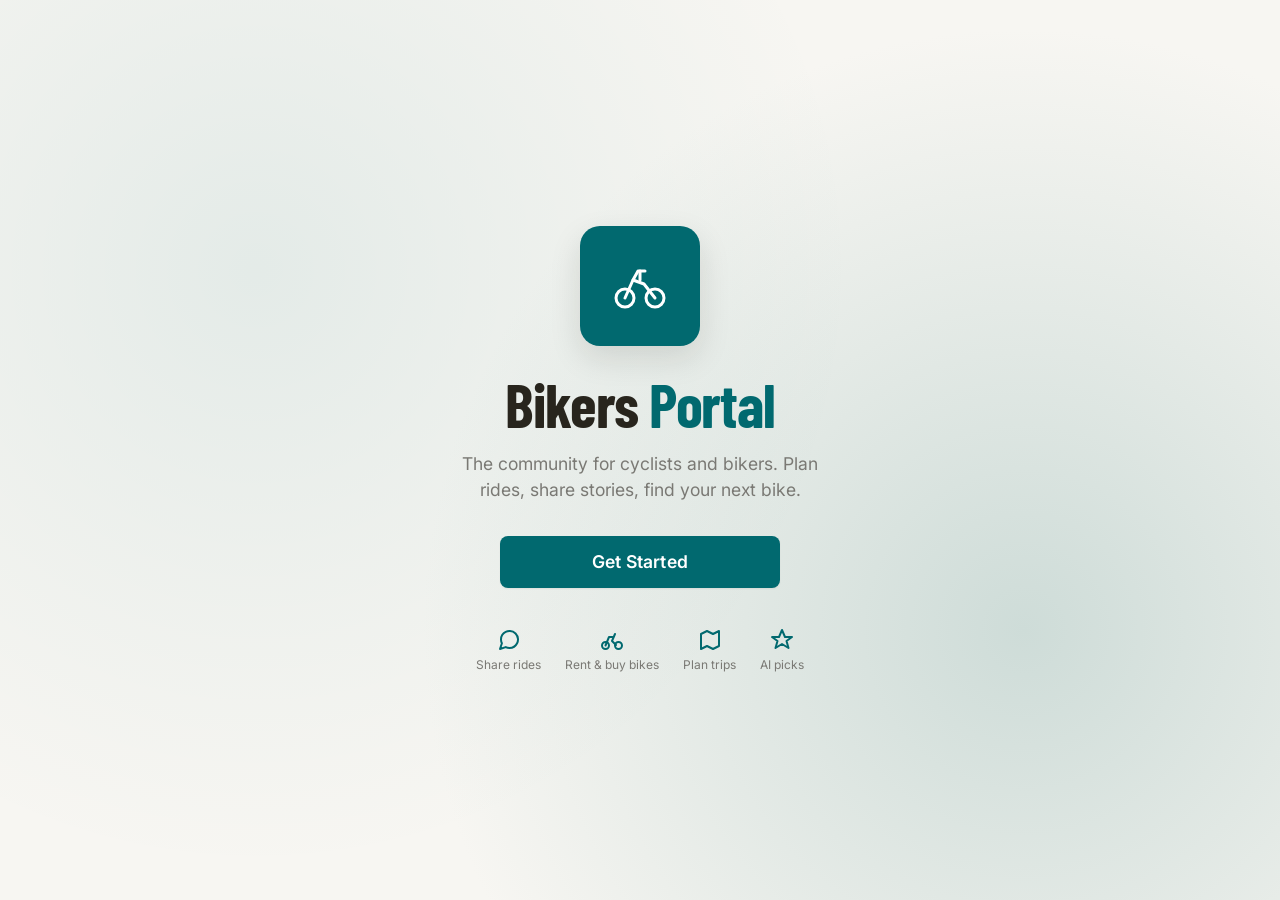
<file: frontend/index.html>
<!doctype html>
<html lang="en" data-theme="light">
<head>
  <meta charset="UTF-8">
  <meta name="viewport" content="width=device-width, initial-scale=1, viewport-fit=cover">
  <meta name="color-scheme" content="light dark">
  <meta name="description" content="Bikers Portal — the community platform for cyclists and bikers. Share rides, find bikes, plan trips, and get AI-powered recommendations.">
  <meta name="theme-color" content="#01696f">
  <title>Bikers Portal — Ride, Share, Explore</title>

  <link rel="icon" type="image/svg+xml" href="./assets/images/logo.svg">
  <link rel="apple-touch-icon" href="./assets/images/logo.svg">

  <link rel="preconnect" href="https://fonts.googleapis.com">
  <link rel="preconnect" href="https://fonts.gstatic.com" crossorigin>
  <link rel="stylesheet" href="https://fonts.googleapis.com/css2?family=Barlow:ital,wght@0,400;0,500;0,600;0,700;1,400&family=Barlow+Condensed:wght@600;700&family=Inter:wght@300..700&display=swap">

  <link rel="stylesheet" href="./assets/css/base.css">
  <link rel="stylesheet" href="./assets/css/components.css">
  <link rel="stylesheet" href="./assets/css/layout.css">
</head>
<body>

  <!-- ============================================================
       SPLASH SCREEN
       ============================================================ -->
  <section id="splash" aria-labelledby="splash-title" role="region">
    <div class="splash__inner">
      <div class="splash__logo" aria-hidden="true">
        <svg viewBox="0 0 64 64" fill="none" stroke="currentColor" stroke-width="3" stroke-linecap="round" stroke-linejoin="round">
          <circle cx="17" cy="44" r="9"/>
          <circle cx="47" cy="44" r="9"/>
          <path d="M17 44l8-18 11 4 11 14"/>
          <path d="M25 26l5-9h7"/>
          <path d="M32 17v9"/>
        </svg>
      </div>
      <h1 id="splash-title" class="splash__title">Bikers <span>Portal</span></h1>
      <p class="splash__tagline">The community for cyclists and bikers. Plan rides, share stories, find your next bike.</p>

      <div class="splash__actions">
        <button type="button" class="btn btn--primary btn--lg" data-action="get-started">
          Get Started
        </button>
      </div>

      <div class="splash__features">
        <div class="splash__feature">
          <svg viewBox="0 0 24 24" fill="none" stroke="currentColor" stroke-width="2" stroke-linecap="round" stroke-linejoin="round" aria-hidden="true">
            <path d="M21 11.5a8.38 8.38 0 01-.9 3.8 8.5 8.5 0 01-7.6 4.7 8.38 8.38 0 01-3.8-.9L3 21l1.9-5.7a8.38 8.38 0 01-.9-3.8 8.5 8.5 0 014.7-7.6 8.38 8.38 0 013.8-.9h.5a8.48 8.48 0 018 8v.5z"/>
          </svg>
          Share rides
        </div>
        <div class="splash__feature">
          <svg viewBox="0 0 24 24" fill="none" stroke="currentColor" stroke-width="2" stroke-linecap="round" stroke-linejoin="round" aria-hidden="true">
            <circle cx="5.5" cy="17.5" r="3.5"/><circle cx="18.5" cy="17.5" r="3.5"/><path d="M15 6l-3 7 4 4M5.5 17.5L9 9h3.5"/>
          </svg>
          Rent &amp; buy bikes
        </div>
        <div class="splash__feature">
          <svg viewBox="0 0 24 24" fill="none" stroke="currentColor" stroke-width="2" stroke-linecap="round" stroke-linejoin="round" aria-hidden="true">
            <polygon points="3 6 9 3 15 6 21 3 21 18 15 21 9 18 3 21 3 6"/>
          </svg>
          Plan trips
        </div>
        <div class="splash__feature">
          <svg viewBox="0 0 24 24" fill="none" stroke="currentColor" stroke-width="2" stroke-linecap="round" stroke-linejoin="round" aria-hidden="true">
            <path d="M12 2l3 7h7l-5.5 4 2 7L12 16l-6.5 4 2-7L2 9h7z"/>
          </svg>
          AI picks
        </div>
      </div>
    </div>
  </section>

  <!-- ============================================================
       AUTH SCREEN (login / register)
       ============================================================ -->
  <section id="auth-screen" aria-labelledby="auth-title" role="region" class="is-hidden">
    <div class="auth-card">
      <div class="auth-card__header">
        <div class="auth-card__logo" aria-hidden="true">
          <svg viewBox="0 0 64 64" fill="none" stroke="currentColor" stroke-width="3" stroke-linecap="round" stroke-linejoin="round">
            <circle cx="17" cy="44" r="9"/>
            <circle cx="47" cy="44" r="9"/>
            <path d="M17 44l8-18 11 4 11 14"/>
            <path d="M25 26l5-9h7"/>
            <path d="M32 17v9"/>
          </svg>
        </div>
        <h1 id="auth-title" class="auth-card__title">Welcome back</h1>
        <p class="auth-card__subtitle">Sign in to continue your ride</p>
      </div>

      <!-- LOGIN FORM -->
      <form id="login-form" class="form" novalidate>
        <div id="login-alert" aria-live="polite"></div>

        <div class="form__group">
          <label class="form__label form__label--required" for="login-email">Email</label>
          <input class="form__input" type="email" id="login-email" name="email" required autocomplete="email" placeholder="rider@bikersportal.com">
        </div>

        <div class="form__group">
          <label class="form__label form__label--required" for="login-password">Password</label>
          <input class="form__input" type="password" id="login-password" name="password" required autocomplete="current-password" minlength="6" placeholder="••••••••">
        </div>

        <button type="submit" class="btn btn--primary btn--block btn--lg" data-action="login-submit">
          Sign in
        </button>
      </form>

      <!-- REGISTER FORM (hidden by default) -->
      <form id="register-form" class="form" novalidate hidden>
        <div id="register-alert" aria-live="polite"></div>

        <div class="form__group">
          <label class="form__label form__label--required" for="register-name">Full name</label>
          <input class="form__input" type="text" id="register-name" name="name" required autocomplete="name" placeholder="Your name" minlength="2">
        </div>

        <div class="form__group">
          <label class="form__label form__label--required" for="register-email">Email</label>
          <input class="form__input" type="email" id="register-email" name="email" required autocomplete="email" placeholder="rider@bikersportal.com">
        </div>

        <div class="form__group">
          <label class="form__label form__label--required" for="register-password">Password</label>
          <input class="form__input" type="password" id="register-password" name="password" required autocomplete="new-password" minlength="6" placeholder="At least 6 characters">
        </div>

        <div class="form__group">
          <label class="form__label" for="register-location">Location (optional)</label>
          <input class="form__input" type="text" id="register-location" name="location" placeholder="Bengaluru, India">
        </div>

        <button type="submit" class="btn btn--primary btn--block btn--lg" data-action="register-submit">
          Create account
        </button>
      </form>

      <div class="auth-card__toggle">
        <span id="auth-toggle-text">New here?</span>
        <button type="button" data-action="auth-toggle">Create an account</button>
      </div>
    </div>
  </section>

  <!-- ============================================================
       APP SHELL
       ============================================================ -->
  <div id="app" class="app" hidden>

    <!-- Mobile sidebar backdrop -->
    <div class="sidebar__backdrop" data-action="close-sidebar" aria-hidden="true"></div>

    <!-- SIDEBAR -->
    <aside class="sidebar" id="sidebar" aria-label="Primary navigation">
      <div class="sidebar__brand">
        <div class="sidebar__brand-logo" aria-hidden="true">
          <svg viewBox="0 0 64 64" fill="none" stroke="currentColor" stroke-width="3" stroke-linecap="round" stroke-linejoin="round">
            <circle cx="17" cy="44" r="9"/>
            <circle cx="47" cy="44" r="9"/>
            <path d="M17 44l8-18 11 4 11 14"/>
            <path d="M25 26l5-9h7"/>
            <path d="M32 17v9"/>
          </svg>
        </div>
        <div class="sidebar__brand-name">Bikers <span>Portal</span></div>
      </div>

      <nav class="sidebar__nav" id="sidebar-nav">
        <div class="sidebar__section-title">Main</div>

        <a class="nav-link" href="#feed" data-route="feed">
          <svg viewBox="0 0 24 24" fill="none" stroke="currentColor" stroke-width="2" stroke-linecap="round" stroke-linejoin="round" aria-hidden="true">
            <path d="M4 22h16a2 2 0 002-2V4a2 2 0 00-2-2H8a2 2 0 00-2 2v16a2 2 0 002 2z"/>
            <path d="M18 14h-8M15 18h-5M10 6h8v4h-8z"/>
          </svg>
          <span>Feed</span>
        </a>

        <a class="nav-link" href="#bikes" data-route="bikes">
          <svg viewBox="0 0 24 24" fill="none" stroke="currentColor" stroke-width="2" stroke-linecap="round" stroke-linejoin="round" aria-hidden="true">
            <circle cx="5.5" cy="17.5" r="3.5"/>
            <circle cx="18.5" cy="17.5" r="3.5"/>
            <path d="M15 6l-3 7 4 4M5.5 17.5L9 9h3.5"/>
          </svg>
          <span>Bikes</span>
        </a>

        <a class="nav-link" href="#recommendation" data-route="recommendation">
          <svg viewBox="0 0 24 24" fill="none" stroke="currentColor" stroke-width="2" stroke-linecap="round" stroke-linejoin="round" aria-hidden="true">
            <path d="M12 2l3 7h7l-5.5 4 2 7L12 16l-6.5 4 2-7L2 9h7z"/>
          </svg>
          <span>AI Picks</span>
        </a>

        <a class="nav-link" href="#trip" data-route="trip">
          <svg viewBox="0 0 24 24" fill="none" stroke="currentColor" stroke-width="2" stroke-linecap="round" stroke-linejoin="round" aria-hidden="true">
            <polygon points="3 6 9 3 15 6 21 3 21 18 15 21 9 18 3 21 3 6"/>
            <line x1="9" y1="3" x2="9" y2="18"/>
            <line x1="15" y1="6" x2="15" y2="21"/>
          </svg>
          <span>Trip Planner</span>
        </a>

        <a class="nav-link" href="#profile" data-route="profile">
          <svg viewBox="0 0 24 24" fill="none" stroke="currentColor" stroke-width="2" stroke-linecap="round" stroke-linejoin="round" aria-hidden="true">
            <path d="M20 21v-2a4 4 0 00-4-4H8a4 4 0 00-4 4v2"/>
            <circle cx="12" cy="7" r="4"/>
          </svg>
          <span>Profile</span>
        </a>
      </nav>

      <div class="sidebar__footer">
        <div>v1.0 · Bikers Portal</div>
        <div style="margin-top:4px; opacity:0.7;">Built for riders, by riders</div>
      </div>
    </aside>

    <!-- TOPBAR -->
    <header class="topbar" role="banner">
      <button type="button" class="topbar__menu-btn" data-action="toggle-sidebar" aria-label="Open navigation">
        <svg viewBox="0 0 24 24" width="22" height="22" fill="none" stroke="currentColor" stroke-width="2" stroke-linecap="round" stroke-linejoin="round" aria-hidden="true">
          <line x1="3" y1="6" x2="21" y2="6"/>
          <line x1="3" y1="12" x2="21" y2="12"/>
          <line x1="3" y1="18" x2="21" y2="18"/>
        </svg>
      </button>

      <h1 class="topbar__title" id="topbar-title">Feed</h1>

      <div class="topbar__spacer"></div>

      <div class="topbar__actions">
        <button type="button" class="icon-btn" id="theme-toggle" aria-label="Toggle dark mode">
          <svg class="icon-sun" viewBox="0 0 24 24" width="20" height="20" fill="none" stroke="currentColor" stroke-width="2" stroke-linecap="round" stroke-linejoin="round" aria-hidden="true">
            <circle cx="12" cy="12" r="5"/>
            <line x1="12" y1="1" x2="12" y2="3"/>
            <line x1="12" y1="21" x2="12" y2="23"/>
            <line x1="4.22" y1="4.22" x2="5.64" y2="5.64"/>
            <line x1="18.36" y1="18.36" x2="19.78" y2="19.78"/>
            <line x1="1" y1="12" x2="3" y2="12"/>
            <line x1="21" y1="12" x2="23" y2="12"/>
            <line x1="4.22" y1="19.78" x2="5.64" y2="18.36"/>
            <line x1="18.36" y1="5.64" x2="19.78" y2="4.22"/>
          </svg>
          <svg class="icon-moon" viewBox="0 0 24 24" width="20" height="20" fill="none" stroke="currentColor" stroke-width="2" stroke-linecap="round" stroke-linejoin="round" aria-hidden="true" style="display:none;">
            <path d="M21 12.79A9 9 0 1111.21 3 7 7 0 0021 12.79z"/>
          </svg>
        </button>

        <div class="menu" id="user-menu">
          <button type="button" class="icon-btn" data-menu-toggle aria-label="Open user menu" style="padding:0; width:auto; height:auto; min-width:0;">
            <span class="avatar avatar--sm" id="user-avatar" data-color="1">R</span>
          </button>
          <div class="menu__panel" role="menu">
            <div style="padding:var(--space-2) var(--space-3); border-bottom:1px solid var(--color-divider); margin-bottom:var(--space-1);">
              <div style="font-weight:600; font-size:var(--text-sm);" id="user-menu-name">Rider</div>
              <div style="font-size:var(--text-xs); color:var(--color-text-muted);" id="user-menu-email">rider@bikersportal.com</div>
            </div>
            <a href="#profile" class="menu__item" role="menuitem" data-action="close-sidebar-menu">
              <svg viewBox="0 0 24 24" width="16" height="16" fill="none" stroke="currentColor" stroke-width="2" stroke-linecap="round" stroke-linejoin="round" aria-hidden="true">
                <path d="M20 21v-2a4 4 0 00-4-4H8a4 4 0 00-4 4v2"/>
                <circle cx="12" cy="7" r="4"/>
              </svg>
              My Profile
            </a>
            <a href="#trip" class="menu__item" role="menuitem" data-action="close-sidebar-menu">
              <svg viewBox="0 0 24 24" width="16" height="16" fill="none" stroke="currentColor" stroke-width="2" stroke-linecap="round" stroke-linejoin="round" aria-hidden="true">
                <polygon points="3 6 9 3 15 6 21 3 21 18 15 21 9 18 3 21 3 6"/>
              </svg>
              My Trips
            </a>
            <div class="menu__divider"></div>
            <button type="button" class="menu__item menu__item--danger" role="menuitem" data-action="logout">
              <svg viewBox="0 0 24 24" width="16" height="16" fill="none" stroke="currentColor" stroke-width="2" stroke-linecap="round" stroke-linejoin="round" aria-hidden="true">
                <path d="M9 21H5a2 2 0 01-2-2V5a2 2 0 012-2h4"/>
                <polyline points="16 17 21 12 16 7"/>
                <line x1="21" y1="12" x2="9" y2="12"/>
              </svg>
              Logout
            </button>
          </div>
        </div>
      </div>
    </header>

    <!-- MAIN CONTENT MOUNT -->
    <main class="main" role="main">
      <div id="page-content" class="page-content" aria-live="polite">
        <!-- Page fragments load here -->
      </div>
    </main>
  </div>

  <!-- ============================================================
       COMMENTS MODAL (global)
       ============================================================ -->
  <div class="modal-backdrop" id="comments-modal" role="dialog" aria-modal="true" aria-labelledby="comments-modal-title" aria-hidden="true">
    <div class="modal">
      <div class="modal__header">
        <div>
          <h2 class="modal__title" id="comments-modal-title">Comments</h2>
          <p class="text-muted" style="font-size:var(--text-xs); margin-top:2px;" id="comments-modal-subtitle">Join the discussion</p>
        </div>
        <button type="button" class="icon-btn" data-modal-close aria-label="Close comments">
          <svg viewBox="0 0 24 24" width="20" height="20" fill="none" stroke="currentColor" stroke-width="2" stroke-linecap="round" stroke-linejoin="round" aria-hidden="true">
            <path d="M18 6L6 18M6 6l12 12"/>
          </svg>
        </button>
      </div>
      <div class="modal__body">
        <div class="comments-list" id="comments-list" aria-live="polite"></div>
        <form id="comment-form" class="comments-form">
          <textarea id="comment-text" class="form__textarea" placeholder="Write a comment..." required maxlength="500" rows="2"></textarea>
          <div style="display:flex; justify-content:flex-end; gap:var(--space-2);">
            <button type="button" class="btn btn--secondary btn--sm" data-modal-close>Cancel</button>
            <button type="submit" class="btn btn--primary btn--sm" id="comment-submit-btn">
              <svg viewBox="0 0 24 24" width="16" height="16" fill="none" stroke="currentColor" stroke-width="2" stroke-linecap="round" stroke-linejoin="round" aria-hidden="true">
                <line x1="22" y1="2" x2="11" y2="13"/>
                <polygon points="22 2 15 22 11 13 2 9 22 2"/>
              </svg>
              Comment
            </button>
          </div>
        </form>
      </div>
    </div>
  </div>

  <!-- ============================================================
       SCRIPTS
       ============================================================ -->
  <script src="./assets/js/state.js"></script>
  <script src="./assets/js/api.js"></script>
  <script src="./assets/js/auth.js"></script>
  <script src="./assets/js/utils.js"></script>
  <script src="./assets/js/router.js"></script>

  <script>
  /* ============================================================
     Bikers Portal — App bootstrap
     ============================================================ */
  (function () {
    'use strict';

    const splash = document.getElementById('splash');
    const authScreen = document.getElementById('auth-screen');
    const appShell = document.getElementById('app');
    const loginForm = document.getElementById('login-form');
    const registerForm = document.getElementById('register-form');
    const sidebar = document.getElementById('sidebar');
    const sidebarBackdrop = document.querySelector('.sidebar__backdrop');

    let authMode = 'login';
    let splashSeen = sessionStorage.getItem('bikers_splash_seen') === '1';

    /* ----- Theme ----- */
    function applyTheme(theme) {
      const t = theme || 'light';
      document.documentElement.setAttribute('data-theme', t);
      window.AppState.theme = t;
      const sun = document.querySelector('#theme-toggle .icon-sun');
      const moon = document.querySelector('#theme-toggle .icon-moon');
      if (sun) sun.style.display = t === 'dark' ? 'none' : 'block';
      if (moon) moon.style.display = t === 'dark' ? 'block' : 'none';
    }

    function initTheme() {
      let saved = null;
      try { saved = localStorage.getItem('bikers_theme'); } catch (e) { /* noop */ }
      if (!saved) {
        const prefers = (window.matchMedia && window.matchMedia('(prefers-color-scheme: dark)').matches) ? 'dark' : 'light';
        saved = prefers;
      }
      applyTheme(saved);
    }

    function bindThemeToggle() {
      const btn = document.getElementById('theme-toggle');
      if (!btn || btn.dataset.bound) return;
      btn.dataset.bound = '1';
      btn.addEventListener('click', function () {
        const next = (document.documentElement.getAttribute('data-theme') === 'dark') ? 'light' : 'dark';
        applyTheme(next);
        try { localStorage.setItem('bikers_theme', next); } catch (e) { /* noop */ }
      });
    }

    /* ----- Splash & screen management ----- */
    function hideSplash() {
      if (!splash) return;
      splash.classList.add('is-hidden');
      try { sessionStorage.setItem('bikers_splash_seen', '1'); } catch (e) { /* noop */ }
    }

    function showApp() {
      if (splash) splash.classList.add('is-hidden');
      if (authScreen) authScreen.classList.add('is-hidden');
      if (appShell) appShell.hidden = false;
      hydrateUserChrome();
      if (window.router) window.router.start();
    }

    function showAuth(mode) {
      if (splash) splash.classList.add('is-hidden');
      if (appShell) appShell.hidden = true;
      if (authScreen) authScreen.classList.remove('is-hidden');
      setAuthMode(mode || 'login');
    }

    function setAuthMode(mode) {
      authMode = mode;
      const isLogin = mode === 'login';
      if (loginForm) loginForm.hidden = !isLogin;
      if (registerForm) registerForm.hidden = isLogin;
      const t = document.getElementById('auth-toggle-text');
      const b = document.querySelector('[data-action="auth-toggle"]');
      if (isLogin) {
        if (t) t.textContent = 'New here?';
        if (b) b.textContent = 'Create an account';
        const title = document.getElementById('auth-title');
        const sub = document.querySelector('.auth-card__subtitle');
        if (title) title.textContent = 'Welcome back';
        if (sub) sub.textContent = 'Sign in to continue your ride';
      } else {
        if (t) t.textContent = 'Already have an account?';
        if (b) b.textContent = 'Sign in';
        const title = document.getElementById('auth-title');
        const sub = document.querySelector('.auth-card__subtitle');
        if (title) title.textContent = 'Join the ride';
        if (sub) sub.textContent = 'Create your Bikers Portal account';
      }
      const firstField = (isLogin ? loginForm : registerForm);
      if (firstField) {
        const input = firstField.querySelector('input');
        if (input) setTimeout(function () { input.focus(); }, 100);
      }
    }

    function showSplash() {
      if (splash) splash.classList.remove('is-hidden');
      if (authScreen) authScreen.classList.add('is-hidden');
      if (appShell) appShell.hidden = true;
    }

    /* ----- User menu / chrome ----- */
    function hydrateUserChrome() {
      const u = window.AppState.user || {};
      const name = u.name || u.username || 'Rider';
      const email = u.email || 'rider@bikersportal.com';
      const initial = (name || '?').charAt(0).toUpperCase();
      const color = window.AppState.avatarColor || u.avatarColor || 1;

      const av = document.getElementById('user-avatar');
      if (av) {
        av.textContent = initial;
        av.setAttribute('data-color', String(color));
      }
      const menuName = document.getElementById('user-menu-name');
      if (menuName) menuName.textContent = name;
      const menuEmail = document.getElementById('user-menu-email');
      if (menuEmail) menuEmail.textContent = email;
    }

    function bindUserMenu() {
      const menu = document.getElementById('user-menu');
      if (!menu || menu.dataset.bound) return;
      menu.dataset.bound = '1';
      const toggle = menu.querySelector('[data-menu-toggle]');
      toggle.addEventListener('click', function (e) {
        e.stopPropagation();
        document.querySelectorAll('.menu.is-open').forEach(function (m) { if (m !== menu) m.classList.remove('is-open'); });
        menu.classList.toggle('is-open');
      });
    }

    /* ----- Sidebar (mobile) ----- */
    function openSidebar() {
      if (sidebar) sidebar.classList.add('is-open');
      if (sidebarBackdrop) sidebarBackdrop.classList.add('is-open');
    }
    function closeSidebar() {
      if (sidebar) sidebar.classList.remove('is-open');
      if (sidebarBackdrop) sidebarBackdrop.classList.remove('is-open');
    }

    /* ----- Formatters ----- */
    function showAuthAlert(form, msg, type) {
      const target = (form === 'login') ? document.getElementById('login-alert') : document.getElementById('register-alert');
      if (!target) return;
      const cls = type === 'success' ? 'alert--success' : 'alert--error';
      target.innerHTML = '<div class="alert ' + cls + '"><div class="alert__content">' + (window.utils ? window.utils.escHtml(msg) : msg) + '</div></div>';
    }

    function clearAuthAlert(form) {
      const target = (form === 'login') ? document.getElementById('login-alert') : document.getElementById('register-alert');
      if (target) target.innerHTML = '';
    }

    /* ----- Handlers ----- */
    async function handleLogin(e) {
      e.preventDefault();
      const email = document.getElementById('login-email').value.trim();
      const password = document.getElementById('login-password').value;
      const btn = document.querySelector('[data-action="login-submit"]');
      if (!email || !password) { showAuthAlert('login', 'Please enter email and password', 'error'); return; }

      btn.disabled = true;
      btn.innerHTML = '<span class="btn-spinner"></span> Signing in...';
      clearAuthAlert('login');

      try {
        const data = await window.auth.login(email, password);
        if (!data || !data.token) throw new Error('Invalid credentials');
        const hash = (window.location.hash || '').replace(/^#/, '').split('?')[0];
        window.location.hash = hash && window.router.ROUTES[hash] ? hash : 'feed';
        showApp();
        window.utils.showToast('Welcome back, ' + window.auth.getUserName() + '!', 'success');
      } catch (err) {
        showAuthAlert('login', err.message || 'Sign-in failed', 'error');
      } finally {
        btn.disabled = false;
        btn.innerHTML = 'Sign in';
      }
    }

    async function handleRegister(e) {
      e.preventDefault();
      const name = document.getElementById('register-name').value.trim();
      const email = document.getElementById('register-email').value.trim();
      const password = document.getElementById('register-password').value;
      const location = document.getElementById('register-location').value.trim();
      const btn = document.querySelector('[data-action="register-submit"]');

      if (!name || !email || !password) { showAuthAlert('register', 'Name, email and password are required', 'error'); return; }
      if (password.length < 6) { showAuthAlert('register', 'Password must be at least 6 characters', 'error'); return; }

      btn.disabled = true;
      btn.innerHTML = '<span class="btn-spinner"></span> Creating account...';
      clearAuthAlert('register');

      try {
        const data = await window.auth.register({ name, email, password, location, avatarColor: 1 });
        if (!data || !data.token) throw new Error('Registration failed');
        window.location.hash = 'feed';
        showApp();
        window.utils.showToast('Welcome to Bikers Portal, ' + name + '!', 'success');
      } catch (err) {
        showAuthAlert('register', err.message || 'Sign-up failed', 'error');
      } finally {
        btn.disabled = false;
        btn.innerHTML = 'Create account';
      }
    }

    function handleLogout() {
      if (!confirm('Log out of Bikers Portal?')) return;
      window.auth.logout();
      showAuth('login');
      window.utils.showToast('Logged out', 'info', 2000);
    }

    /* ----- Global click handler ----- */
    document.addEventListener('click', function (e) {
      const target = e.target.closest('[data-action]');
      if (!target) return;
      const action = target.getAttribute('data-action');
      switch (action) {
        case 'get-started':
          hideSplash();
          showAuth('login');
          break;
        case 'auth-toggle':
          e.preventDefault();
          setAuthMode(authMode === 'login' ? 'register' : 'login');
          break;
        case 'logout':
          e.preventDefault();
          handleLogout();
          break;
        case 'toggle-sidebar':
          openSidebar();
          break;
        case 'close-sidebar':
        case 'close-sidebar-menu':
          closeSidebar();
          break;
        default: break;
      }
    });

    /* ----- Sidebar close on link click (mobile) ----- */
    document.querySelectorAll('.sidebar .nav-link').forEach(function (link) {
      link.addEventListener('click', function () {
        if (window.innerWidth <= 1024) closeSidebar();
      });
    });

    /* ----- Global dismiss menus on outside click ----- */
    document.addEventListener('click', function (e) {
      document.querySelectorAll('.menu.is-open').forEach(function (m) {
        if (!m.contains(e.target)) m.classList.remove('is-open');
      });
    });

    /* ----- Escape closes modals & menus ----- */
    document.addEventListener('keydown', function (e) {
      if (e.key === 'Escape') {
        document.querySelectorAll('.modal-backdrop.is-open').forEach(function (m) {
          window.utils.closeModal(m.id);
        });
        document.querySelectorAll('.menu.is-open').forEach(function (m) {
          m.classList.remove('is-open');
        });
        if (window.innerWidth <= 1024) closeSidebar();
      }
    });

    /* ----- Hash change → handle auth/feed switching ----- */
    function handleRoute() {
      const hash = (window.location.hash || '').replace(/^#/, '').split('?')[0];
      if (window.auth.isLoggedIn()) {
        if (!hash || !window.router.ROUTES[hash]) {
          if (hash !== 'login') {
            window.location.hash = 'feed';
            return;
          }
        }
        if (hash === 'login') {
          window.location.hash = 'feed';
          return;
        }
        showApp();
      } else {
        if (hash && hash !== 'login') {
          showAuth('login');
        } else {
          showAuth(hash === 'login' ? 'login' : (splashSeen ? 'login' : 'splash'));
        }
      }
    }

    window.addEventListener('hashchange', handleRoute);

    /* ----- Init ----- */
    function init() {
      initTheme();
      bindThemeToggle();
      bindUserMenu();

      if (loginForm) loginForm.addEventListener('submit', handleLogin);
      if (registerForm) registerForm.addEventListener('submit', handleRegister);

      const commentsModal = document.getElementById('comments-modal');
      if (commentsModal) window.utils.setupModalClose(commentsModal);

      const initialHash = (window.location.hash || '').replace(/^#/, '').split('?')[0];

      if (window.auth.isLoggedIn()) {
        showApp();
      } else if (initialHash === 'login') {
        showAuth('login');
      } else if (splashSeen) {
        showAuth('login');
      } else {
        showSplash();
      }
    }

    if (document.readyState === 'loading') {
      document.addEventListener('DOMContentLoaded', init);
    } else {
      init();
    }
  })();
  </script>

  <!-- Page modules loaded on demand by router (none here) -->
  <script src="./assets/js/modules/feed.js"></script>
  <script src="./assets/js/modules/bikes.js"></script>
  <script src="./assets/js/modules/recommendation.js"></script>
  <script src="./assets/js/modules/trip.js"></script>
  <script src="./assets/js/modules/profile.js"></script>

</body>
</html>
</file>
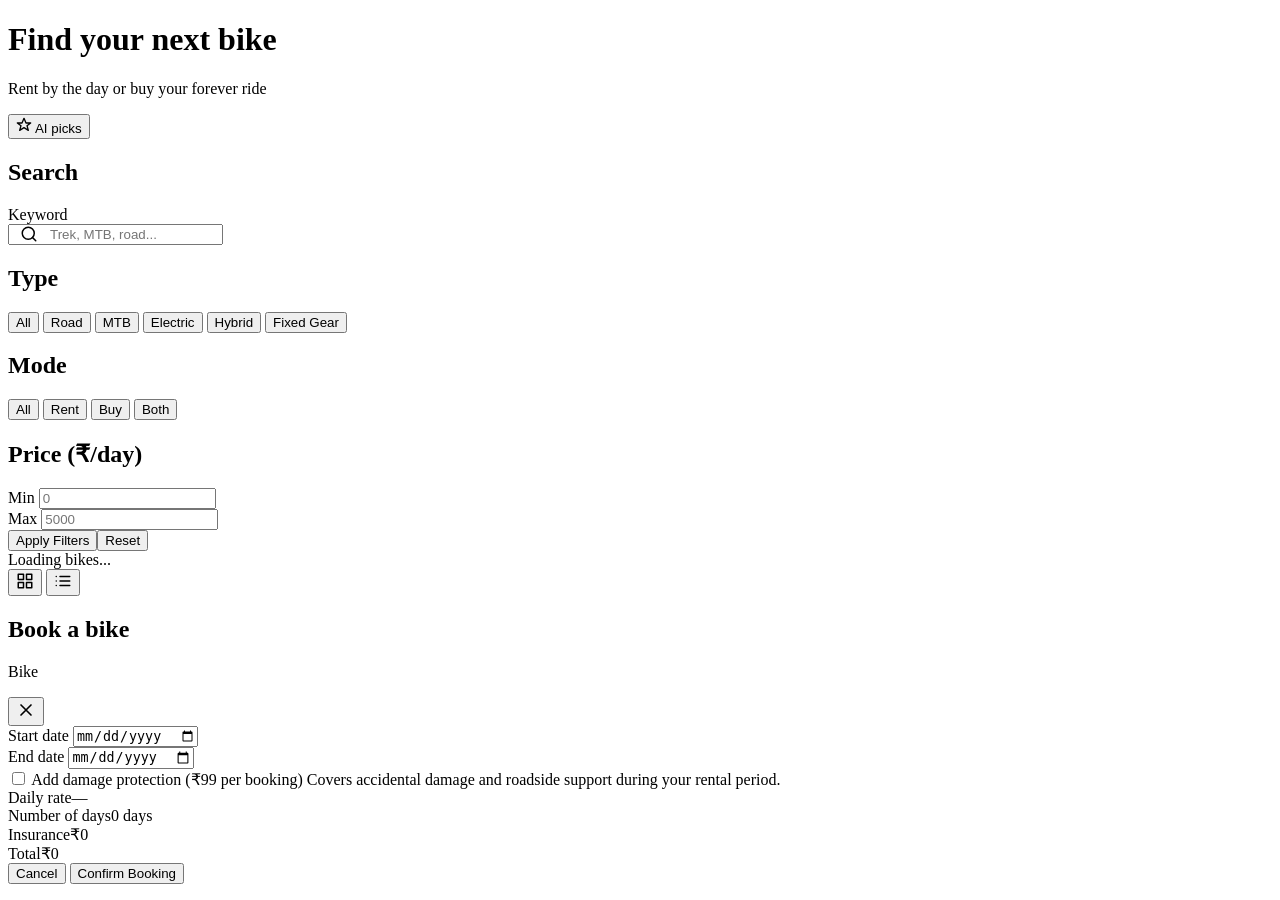
<file: frontend/pages/bikes.html>
<!doctype html>
<html lang="en">
<head>
  <meta charset="UTF-8">
  <title>Bikes — Bikers Portal</title>
</head>
<body>
  <div id="page-content">
    <div class="page-header">
      <div>
        <h1 class="page-header__title">Find your next bike</h1>
        <p class="page-header__subtitle">Rent by the day or buy your forever ride</p>
      </div>
      <div class="page-header__actions">
        <button type="button" class="btn btn--secondary btn--sm" onclick="window.location.hash='#recommendation'">
          <svg viewBox="0 0 24 24" width="16" height="16" fill="none" stroke="currentColor" stroke-width="2" stroke-linecap="round" stroke-linejoin="round" aria-hidden="true"><path d="M12 2l3 7h7l-5.5 4 2 7L12 16l-6.5 4 2-7L2 9h7z"/></svg>
          AI picks
        </button>
      </div>
    </div>

    <div class="bikes-layout">
      <!-- FILTERS -->
      <aside class="bikes-layout__filters" id="bikes-filters" aria-label="Filters">
        <div class="card">
          <div class="card__header">
            <h2 class="card__title">Search</h2>
          </div>
          <div class="form__group">
            <label class="form__label" for="bike-search">Keyword</label>
            <div style="position:relative;">
              <input type="search" id="bike-search" class="form__input" placeholder="Trek, MTB, road..." style="padding-left: 40px;">
              <svg viewBox="0 0 24 24" width="18" height="18" fill="none" stroke="currentColor" stroke-width="2" stroke-linecap="round" stroke-linejoin="round" aria-hidden="true" style="position:absolute; left:12px; top:50%; transform:translateY(-50%); color:var(--color-text-muted);">
                <circle cx="11" cy="11" r="8"/><path d="M21 21l-4.35-4.35"/>
              </svg>
            </div>
          </div>
        </div>

        <div class="card">
          <div class="card__header">
            <h2 class="card__title">Type</h2>
          </div>
          <div id="bikes-type-filters" class="chip-group">
            <button type="button" class="chip" data-type-filter="All" aria-pressed="true">All</button>
            <button type="button" class="chip" data-type-filter="Road" aria-pressed="false">Road</button>
            <button type="button" class="chip" data-type-filter="MTB" aria-pressed="false">MTB</button>
            <button type="button" class="chip" data-type-filter="Electric" aria-pressed="false">Electric</button>
            <button type="button" class="chip" data-type-filter="Hybrid" aria-pressed="false">Hybrid</button>
            <button type="button" class="chip" data-type-filter="Fixed Gear" aria-pressed="false">Fixed Gear</button>
          </div>
        </div>

        <div class="card">
          <div class="card__header">
            <h2 class="card__title">Mode</h2>
          </div>
          <div id="bikes-mode-filters" class="chip-group">
            <button type="button" class="chip" data-mode-filter="All" aria-pressed="true">All</button>
            <button type="button" class="chip" data-mode-filter="Rent" aria-pressed="false">Rent</button>
            <button type="button" class="chip" data-mode-filter="Buy" aria-pressed="false">Buy</button>
            <button type="button" class="chip" data-mode-filter="Both" aria-pressed="false">Both</button>
          </div>
        </div>

        <div class="card">
          <div class="card__header">
            <h2 class="card__title">Price (₹/day)</h2>
          </div>
          <div class="form__row">
            <div class="form__group">
              <label class="form__label" for="bike-min-price">Min</label>
              <input type="number" min="0" id="bike-min-price" class="form__input" placeholder="0">
            </div>
            <div class="form__group">
              <label class="form__label" for="bike-max-price">Max</label>
              <input type="number" min="0" id="bike-max-price" class="form__input" placeholder="5000">
            </div>
          </div>
          <div style="display:flex; gap:var(--space-2); margin-top:var(--space-3);">
            <button type="button" id="bikes-apply-filters" class="btn btn--primary btn--sm btn--block">Apply Filters</button>
            <button type="button" id="bikes-reset-filters" class="btn btn--ghost btn--sm">Reset</button>
          </div>
        </div>
      </aside>

      <!-- MAIN GRID -->
      <div class="bikes-layout__main">
        <div class="bikes-toolbar">
          <div class="bikes-toolbar__count" id="bikes-count">Loading bikes...</div>
          <div class="bikes-toolbar__view" role="group" aria-label="View toggle">
            <button type="button" data-bikes-view="grid" aria-pressed="true" aria-label="Grid view">
              <svg viewBox="0 0 24 24" width="18" height="18" fill="none" stroke="currentColor" stroke-width="2" stroke-linecap="round" stroke-linejoin="round" aria-hidden="true"><rect x="3" y="3" width="7" height="7"/><rect x="14" y="3" width="7" height="7"/><rect x="14" y="14" width="7" height="7"/><rect x="3" y="14" width="7" height="7"/></svg>
            </button>
            <button type="button" data-bikes-view="list" aria-pressed="false" aria-label="List view">
              <svg viewBox="0 0 24 24" width="18" height="18" fill="none" stroke="currentColor" stroke-width="2" stroke-linecap="round" stroke-linejoin="round" aria-hidden="true"><line x1="8" y1="6" x2="21" y2="6"/><line x1="8" y1="12" x2="21" y2="12"/><line x1="8" y1="18" x2="21" y2="18"/><line x1="3" y1="6" x2="3.01" y2="6"/><line x1="3" y1="12" x2="3.01" y2="12"/><line x1="3" y1="18" x2="3.01" y2="18"/></svg>
            </button>
          </div>
        </div>

        <div id="bikes-grid" class="bikes-grid" aria-live="polite" aria-busy="true"></div>

        <div style="text-align:center;">
          <button type="button" id="bikes-load-more" class="btn btn--secondary" hidden>Load more</button>
          <p id="bikes-end" class="text-muted" style="font-size:var(--text-sm); margin-top:var(--space-3);" hidden>End of list — try a different filter.</p>
        </div>
      </div>
    </div>

    <!-- RENT MODAL -->
    <div class="modal-backdrop" id="rent-modal" role="dialog" aria-modal="true" aria-labelledby="rent-modal-title" aria-hidden="true">
      <div class="modal">
        <div class="modal__header">
          <div style="display:flex; gap:var(--space-3); align-items:center;">
            <img id="rent-bike-image" alt="" width="56" height="56" loading="lazy" style="width:56px; height:56px; object-fit:cover; border-radius:var(--radius-md); display:none;">
            <div>
              <h2 class="modal__title" id="rent-modal-title">Book a bike</h2>
              <p class="text-muted" style="font-size:var(--text-xs); margin-top:2px;">
                <span id="rent-bike-name">Bike</span>
              </p>
            </div>
          </div>
          <button type="button" class="icon-btn" data-modal-close aria-label="Close">
            <svg viewBox="0 0 24 24" width="20" height="20" fill="none" stroke="currentColor" stroke-width="2" stroke-linecap="round" stroke-linejoin="round" aria-hidden="true"><path d="M18 6L6 18M6 6l12 12"/></svg>
          </button>
        </div>

        <div class="modal__body">
          <form id="rent-form" class="form" novalidate>
            <div id="rent-alert" aria-live="polite"></div>

            <div class="form__row">
              <div class="form__group">
                <label class="form__label form__label--required" for="rent-start">Start date</label>
                <input type="date" id="rent-start" class="form__input" required>
              </div>
              <div class="form__group">
                <label class="form__label form__label--required" for="rent-end">End date</label>
                <input type="date" id="rent-end" class="form__input" required>
              </div>
            </div>

            <div class="form__group">
              <label class="form__checkbox">
                <input type="checkbox" id="rent-insurance">
                <span>Add damage protection (₹99 per booking)</span>
              </label>
              <span class="form__hint">Covers accidental damage and roadside support during your rental period.</span>
            </div>

            <div class="rent-summary" aria-live="polite">
              <div class="rent-summary__row"><span>Daily rate</span><span id="rent-daily">—</span></div>
              <div class="rent-summary__row"><span>Number of days</span><span><span id="rent-days">0</span> days</span></div>
              <div class="rent-summary__row"><span>Insurance</span><span id="rent-insurance-cost">₹0</span></div>
              <div class="rent-summary__row rent-summary__row--total"><span>Total</span><span class="rent-summary__value" id="rent-total">₹0</span></div>
            </div>
          </form>
        </div>

        <div class="modal__footer">
          <button type="button" class="btn btn--secondary" data-modal-close>Cancel</button>
          <button type="button" id="rent-confirm-btn" class="btn btn--primary">Confirm Booking</button>
        </div>
      </div>
    </div>
  </div>
</body>
</html>
</file>
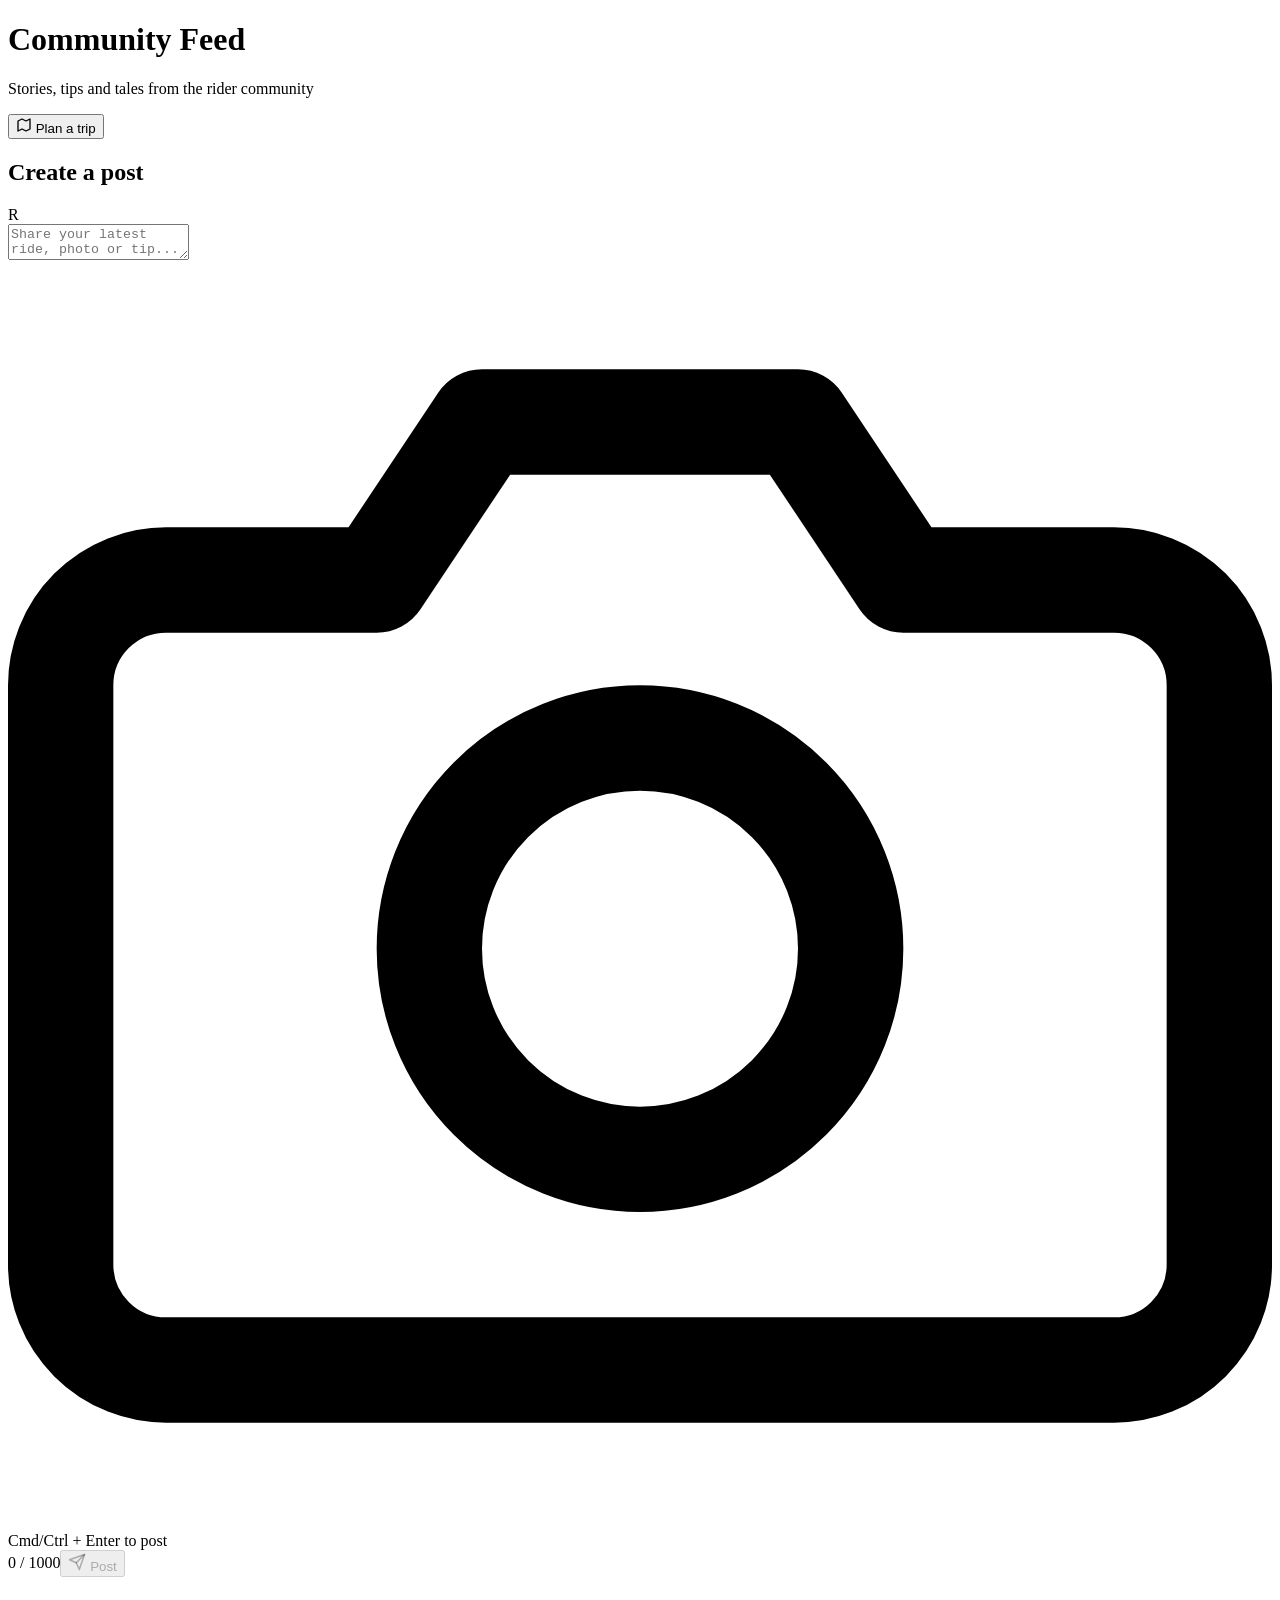
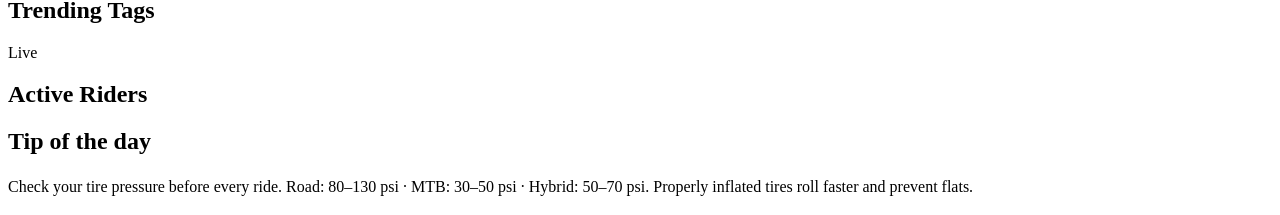
<file: frontend/pages/feed.html>
<!doctype html>
<html lang="en">
<head>
  <meta charset="UTF-8">
  <title>Feed — Bikers Portal</title>
</head>
<body>
  <div id="page-content">
    <div class="page-header">
      <div>
        <h1 class="page-header__title">Community Feed</h1>
        <p class="page-header__subtitle">Stories, tips and tales from the rider community</p>
      </div>
      <div class="page-header__actions">
        <button type="button" class="btn btn--secondary btn--sm" onclick="window.location.hash='#trip'">
          <svg viewBox="0 0 24 24" width="16" height="16" fill="none" stroke="currentColor" stroke-width="2" stroke-linecap="round" stroke-linejoin="round" aria-hidden="true"><polygon points="3 6 9 3 15 6 21 3 21 18 15 21 9 18 3 21 3 6"/></svg>
          Plan a trip
        </button>
      </div>
    </div>

    <div class="feed-layout">
      <!-- MAIN COLUMN -->
      <div class="feed-layout__main">
        <!-- COMPOSE -->
        <section class="card" aria-labelledby="compose-title">
          <h2 id="compose-title" class="visually-hidden">Create a post</h2>
          <div class="compose">
            <div class="avatar compose__avatar" id="compose-avatar" data-color="1">R</div>
            <div class="compose__body">
              <textarea id="compose-text" class="compose__textarea" maxlength="1000" placeholder="Share your latest ride, photo or tip... Use #hashtags to reach more riders." aria-label="Post content"></textarea>

              <div id="compose-preview" class="compose__preview" hidden>
                <img id="compose-preview-img" alt="Attached image preview" width="400" height="240" loading="lazy">
                <button type="button" id="compose-remove-img" class="compose__preview-remove" aria-label="Remove attached image">
                  <svg viewBox="0 0 24 24" fill="none" stroke="currentColor" stroke-width="2" stroke-linecap="round" stroke-linejoin="round" aria-hidden="true"><path d="M18 6L6 18M6 6l12 12"/></svg>
                </button>
              </div>

              <div id="compose-alert" aria-live="polite"></div>

              <div class="compose__actions">
                <div class="compose__tools">
                  <label class="icon-btn" data-trigger="compose-image" aria-label="Attach photo" title="Attach photo">
                    <svg viewBox="0 0 24 24" fill="none" stroke="currentColor" stroke-width="2" stroke-linecap="round" stroke-linejoin="round" aria-hidden="true"><path d="M23 19a2 2 0 01-2 2H3a2 2 0 01-2-2V8a2 2 0 012-2h4l2-3h6l2 3h4a2 2 0 012 2z"/><circle cx="12" cy="13" r="4"/></svg>
                  </label>
                  <input id="compose-image" type="file" accept="image/*" hidden>

                  <span class="text-muted" style="font-size:var(--text-xs); margin-left:var(--space-2);">Cmd/Ctrl + Enter to post</span>
                </div>

                <div style="display:flex; align-items:center; gap:var(--space-3);">
                  <span id="compose-char" class="compose__counter">0 / 1000</span>
                  <button type="button" id="post-submit-btn" class="btn btn--primary" disabled>
                    <svg viewBox="0 0 24 24" width="18" height="18" fill="none" stroke="currentColor" stroke-width="2" stroke-linecap="round" stroke-linejoin="round" aria-hidden="true"><line x1="22" y1="2" x2="11" y2="13"/><polygon points="22 2 15 22 11 13 2 9 22 2"/></svg>
                    Post
                  </button>
                </div>
              </div>
            </div>
          </div>
        </section>

        <!-- FEED LIST -->
        <section aria-label="Posts">
          <div id="feed-list" aria-live="polite" aria-busy="true"></div>

          <div style="text-align:center; margin-top:var(--space-5);">
            <button type="button" id="feed-load-more" class="btn btn--secondary" hidden>Load more posts</button>
            <p id="feed-end" class="text-muted" style="font-size:var(--text-sm); margin-top:var(--space-3);" hidden>You're all caught up. Come back later for more.</p>
          </div>
        </section>
      </div>

      <!-- SIDE COLUMN -->
      <aside class="feed-layout__side" aria-label="Discover">
        <section class="card widget">
          <div class="widget__head">
            <h2 class="widget__title">Trending Tags</h2>
            <span class="badge badge--primary">Live</span>
          </div>
          <div id="trending-tags" class="trending-tags"></div>
        </section>

        <section class="card widget">
          <div class="widget__head">
            <h2 class="widget__title">Active Riders</h2>
          </div>
          <div id="active-riders"></div>
        </section>

        <section class="card widget">
          <div class="widget__head">
            <h2 class="widget__title">Tip of the day</h2>
          </div>
          <p class="text-muted" style="font-size:var(--text-sm); line-height:1.5;">
            Check your tire pressure before every ride. Road: 80–130 psi · MTB: 30–50 psi · Hybrid: 50–70 psi. Properly inflated tires roll faster and prevent flats.
          </p>
        </section>
      </aside>
    </div>
  </div>
</body>
</html>
</file>
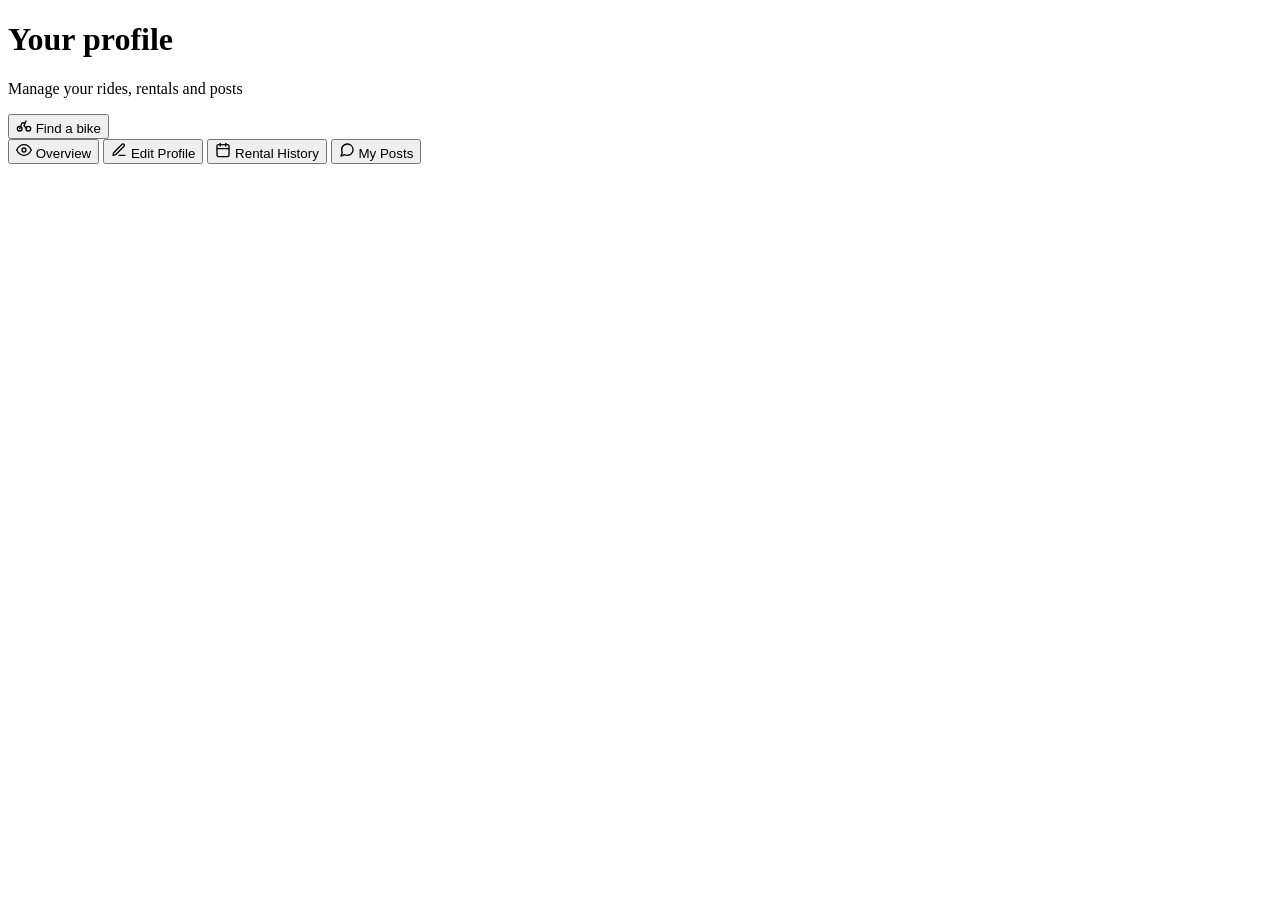
<file: frontend/pages/profile.html>
<!doctype html>
<html lang="en">
<head>
  <meta charset="UTF-8">
  <title>Profile — Bikers Portal</title>
</head>
<body>
  <div id="page-content">
    <div class="page-header">
      <div>
        <h1 class="page-header__title">Your profile</h1>
        <p class="page-header__subtitle">Manage your rides, rentals and posts</p>
      </div>
      <div class="page-header__actions">
        <button type="button" class="btn btn--secondary btn--sm" onclick="window.location.hash='#bikes'">
          <svg viewBox="0 0 24 24" width="16" height="16" fill="none" stroke="currentColor" stroke-width="2" stroke-linecap="round" stroke-linejoin="round" aria-hidden="true"><circle cx="5.5" cy="17.5" r="3.5"/><circle cx="18.5" cy="17.5" r="3.5"/><path d="M15 6l-3 7 4 4M5.5 17.5L9 9h3.5"/></svg>
          Find a bike
        </button>
      </div>
    </div>

    <!-- PROFILE HERO -->
    <section id="profile-hero" class="profile-hero" aria-busy="true"></section>

    <!-- TABS -->
    <div class="profile-tabs-wrap">
      <div class="tabs" id="profile-tabs" role="tablist" aria-label="Profile sections">
        <button class="tab" role="tab" data-profile-tab="overview" aria-selected="true">
          <svg viewBox="0 0 24 24" width="16" height="16" fill="none" stroke="currentColor" stroke-width="2" stroke-linecap="round" stroke-linejoin="round" aria-hidden="true"><path d="M1 12s4-8 11-8 11 8 11 8-4 8-11 8-11-8-11-8z"/><circle cx="12" cy="12" r="3"/></svg>
          Overview
        </button>
        <button class="tab" role="tab" data-profile-tab="edit" aria-selected="false">
          <svg viewBox="0 0 24 24" width="16" height="16" fill="none" stroke="currentColor" stroke-width="2" stroke-linecap="round" stroke-linejoin="round" aria-hidden="true"><path d="M12 20h9"/><path d="M16.5 3.5a2.121 2.121 0 113 3L7 19l-4 1 1-4z"/></svg>
          Edit Profile
        </button>
        <button class="tab" role="tab" data-profile-tab="rentals" aria-selected="false">
          <svg viewBox="0 0 24 24" width="16" height="16" fill="none" stroke="currentColor" stroke-width="2" stroke-linecap="round" stroke-linejoin="round" aria-hidden="true"><rect x="3" y="4" width="18" height="18" rx="2" ry="2"/><line x1="16" y1="2" x2="16" y2="6"/><line x1="8" y1="2" x2="8" y2="6"/><line x1="3" y1="10" x2="21" y2="10"/></svg>
          Rental History
        </button>
        <button class="tab" role="tab" data-profile-tab="posts" aria-selected="false">
          <svg viewBox="0 0 24 24" width="16" height="16" fill="none" stroke="currentColor" stroke-width="2" stroke-linecap="round" stroke-linejoin="round" aria-hidden="true"><path d="M21 11.5a8.38 8.38 0 01-.9 3.8 8.5 8.5 0 01-7.6 4.7 8.38 8.38 0 01-3.8-.9L3 21l1.9-5.7a8.38 8.38 0 01-.9-3.8 8.5 8.5 0 014.7-7.6 8.38 8.38 0 013.8-.9h.5a8.48 8.48 0 018 8v.5z"/></svg>
          My Posts
        </button>
      </div>

      <!-- OVERVIEW -->
      <section class="profile-tab-panel" id="tab-overview" role="tabpanel" aria-labelledby="profile-tabs"></section>

      <!-- EDIT PROFILE -->
      <section class="profile-tab-panel" id="tab-edit" role="tabpanel" aria-labelledby="profile-tabs" hidden>
        <form id="edit-profile-form" class="form" novalidate>
          <div id="edit-profile-alert" aria-live="polite"></div>

          <div class="form__row">
            <div class="form__group">
              <label class="form__label form__label--required" for="ep-name">Full name</label>
              <input type="text" name="name" id="ep-name" class="form__input" required minlength="2" maxlength="80">
            </div>
            <div class="form__group">
              <label class="form__label" for="ep-username">Username</label>
              <input type="text" name="username" id="ep-username" class="form__input" maxlength="30" autocomplete="username">
            </div>
          </div>

          <div class="form__row">
            <div class="form__group">
              <label class="form__label" for="ep-email">Email</label>
              <input type="email" name="email" id="ep-email" class="form__input" disabled>
              <span class="form__hint">Email cannot be changed</span>
            </div>
            <div class="form__group">
              <label class="form__label" for="ep-location">Location</label>
              <input type="text" name="location" id="ep-location" class="form__input" placeholder="City, Country" maxlength="80">
            </div>
          </div>

          <div class="form__group">
            <label class="form__label" for="ep-bio">Bio</label>
            <textarea name="bio" id="ep-bio" class="form__textarea" maxlength="500" rows="3" placeholder="Tell other riders about yourself..."></textarea>
          </div>

          <div class="form__group">
            <label class="form__label" for="ep-types">Preferred bike types (comma separated)</label>
            <input type="text" name="preferredTypes" id="ep-types" class="form__input" placeholder="Road, MTB, Touring">
            <span class="form__hint">Helps AI tailor your recommendations</span>
          </div>

          <div class="form__group">
            <label class="form__label">Avatar color</label>
            <div id="avatar-color-picker" class="color-picker"></div>
          </div>

          <div style="display:flex; justify-content:flex-end; gap:var(--space-2); padding-top:var(--space-3); border-top:1px solid var(--color-divider);">
            <button type="button" class="btn btn--secondary" data-action="reset-edit">Reset</button>
            <button type="submit" id="profile-save-btn" class="btn btn--primary">Save Changes</button>
          </div>
        </form>
      </section>

      <!-- RENTAL HISTORY -->
      <section class="profile-tab-panel" id="tab-rentals" role="tabpanel" aria-labelledby="profile-tabs" hidden>
        <div id="rental-history" aria-live="polite" aria-busy="true"></div>
      </section>

      <!-- MY POSTS -->
      <section class="profile-tab-panel" id="tab-posts" role="tabpanel" aria-labelledby="profile-tabs" hidden>
        <div id="my-posts" aria-live="polite" aria-busy="true" style="display:flex; flex-direction:column; gap:var(--space-4);"></div>
      </section>
    </div>
  </div>
</body>
</html>
</file>
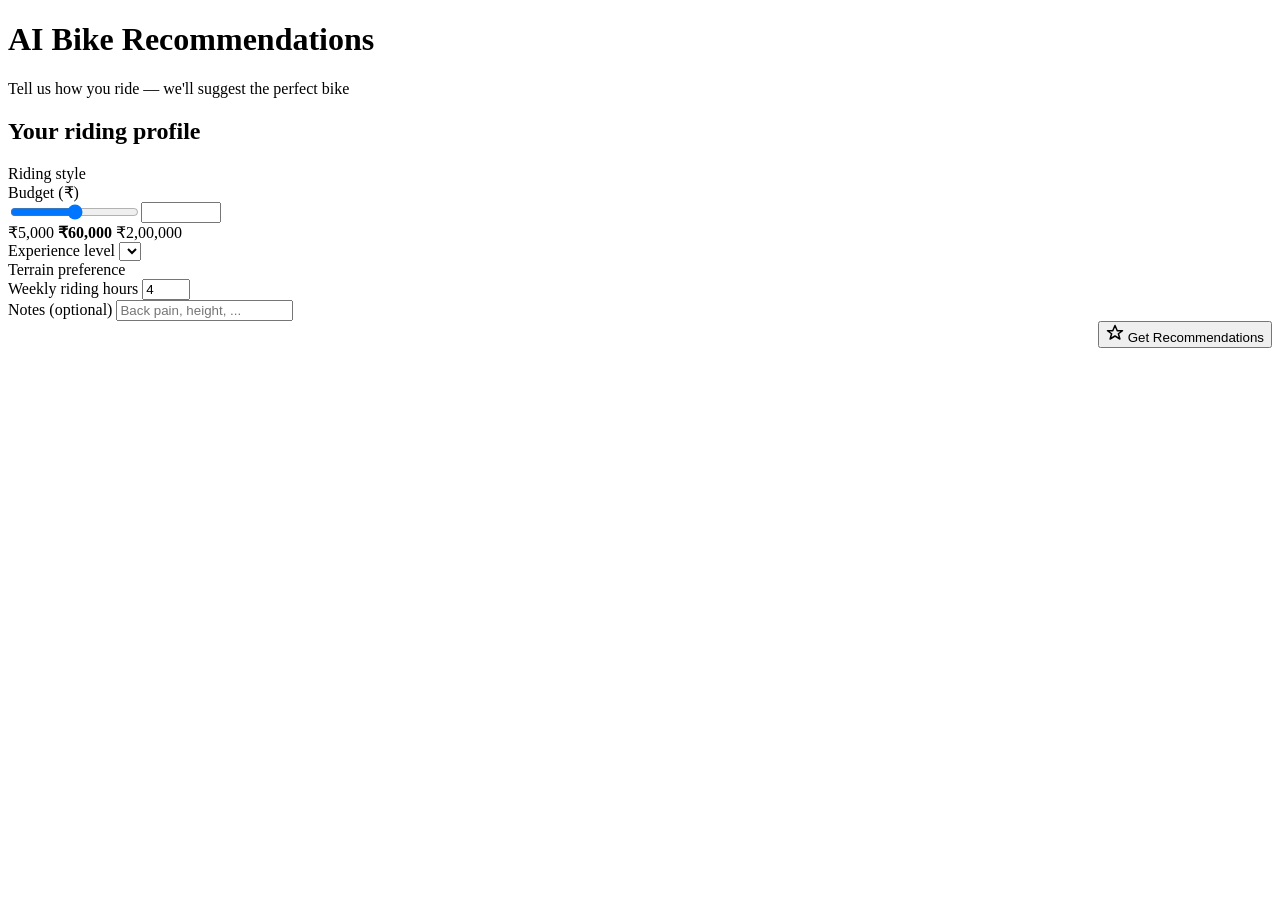
<file: frontend/pages/recommendation.html>
<!doctype html>
<html lang="en">
<head>
  <meta charset="UTF-8">
  <title>AI Picks — Bikers Portal</title>
</head>
<body>
  <div id="page-content">
    <div class="page-header">
      <div>
        <h1 class="page-header__title">AI Bike Recommendations</h1>
        <p class="page-header__subtitle">Tell us how you ride — we'll suggest the perfect bike</p>
      </div>
    </div>

    <div class="reco-page">
      <form id="reco-form" class="form reco-form card" novalidate>
        <div class="card__header">
          <h2 class="card__title">Your riding profile</h2>
        </div>

        <div class="form__group">
          <label class="form__label form__label--required">Riding style</label>
          <div id="reco-style" class="chip-group"></div>
        </div>

        <div class="form__row">
          <div class="form__group">
            <label class="form__label form__label--required" for="reco-budget-number">Budget (₹)</label>
            <div style="display:flex; gap:var(--space-2); align-items:center;">
              <input type="range" id="reco-budget-slider" class="range" aria-label="Budget slider">
              <input type="number" id="reco-budget-number" class="form__input" min="5000" max="200000" step="1000" style="max-width:120px;">
            </div>
            <div class="range-labels">
              <span>₹5,000</span>
              <span id="reco-budget-display" style="color:var(--color-primary); font-weight:600;">₹60,000</span>
              <span>₹2,00,000</span>
            </div>
          </div>

          <div class="form__group">
            <label class="form__label form__label--required" for="reco-experience">Experience level</label>
            <select id="reco-experience" class="form__select" required></select>
          </div>
        </div>

        <div class="form__group">
          <label class="form__label form__label--required">Terrain preference</label>
          <div id="reco-terrain" class="chip-group"></div>
        </div>

        <div class="form__row">
          <div class="form__group">
            <label class="form__label" for="reco-hours">Weekly riding hours</label>
            <input type="number" id="reco-hours" class="form__input" min="0" max="40" step="1" value="4">
          </div>
          <div class="form__group">
            <label class="form__label" for="reco-notes">Notes (optional)</label>
            <input type="text" id="reco-notes" class="form__input" placeholder="Back pain, height, ...">
          </div>
        </div>

        <div style="display:flex; justify-content:flex-end; gap:var(--space-2); padding-top:var(--space-3); border-top:1px solid var(--color-divider);">
          <button type="submit" id="reco-submit-btn" class="btn btn--primary">
            <svg viewBox="0 0 24 24" width="18" height="18" fill="none" stroke="currentColor" stroke-width="2" stroke-linecap="round" stroke-linejoin="round" aria-hidden="true"><path d="M12 2l3 7h7l-5.5 4 2 7L12 16l-6.5 4 2-7L2 9h7z"/></svg>
            Get Recommendations
          </button>
        </div>
      </form>

      <div id="reco-results" class="reco-results" aria-live="polite"></div>
    </div>
  </div>
</body>
</html>
</file>
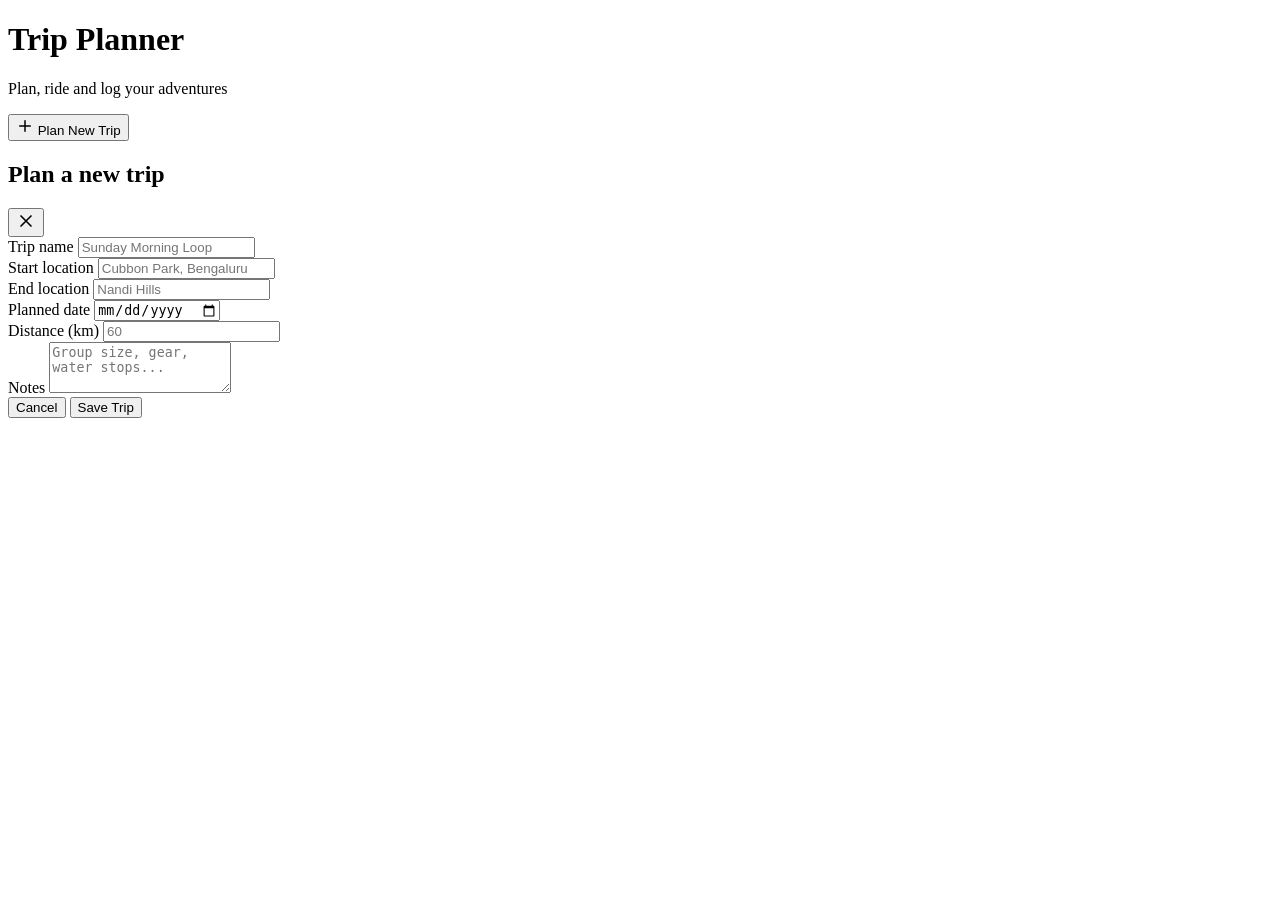
<file: frontend/pages/trip.html>
<!doctype html>
<html lang="en">
<head>
  <meta charset="UTF-8">
  <title>Trip Planner — Bikers Portal</title>
</head>
<body>
  <div id="page-content">
    <div class="page-header">
      <div>
        <h1 class="page-header__title">Trip Planner</h1>
        <p class="page-header__subtitle">Plan, ride and log your adventures</p>
      </div>
      <div class="page-header__actions">
        <button type="button" id="open-plan-trip" class="btn btn--primary">
          <svg viewBox="0 0 24 24" width="18" height="18" fill="none" stroke="currentColor" stroke-width="2" stroke-linecap="round" stroke-linejoin="round" aria-hidden="true"><line x1="12" y1="5" x2="12" y2="19"/><line x1="5" y1="12" x2="19" y2="12"/></svg>
          Plan New Trip
        </button>
      </div>
    </div>

    <div class="trip-filters" id="trip-filters"></div>

    <div class="trip-layout">
      <div class="trip-layout__list" id="trips-list" aria-live="polite" aria-busy="true"></div>

      <aside class="trip-layout__detail" id="trip-detail" aria-label="Trip detail"></aside>
    </div>

    <!-- PLAN TRIP MODAL -->
    <div class="modal-backdrop" id="plan-trip-modal" role="dialog" aria-modal="true" aria-labelledby="plan-trip-title" aria-hidden="true">
      <div class="modal">
        <div class="modal__header">
          <h2 class="modal__title" id="plan-trip-title">Plan a new trip</h2>
          <button type="button" class="icon-btn" data-modal-close aria-label="Close">
            <svg viewBox="0 0 24 24" width="20" height="20" fill="none" stroke="currentColor" stroke-width="2" stroke-linecap="round" stroke-linejoin="round" aria-hidden="true"><path d="M18 6L6 18M6 6l12 12"/></svg>
          </button>
        </div>

        <div class="modal__body">
          <form id="plan-trip-form" class="form" novalidate>
            <div id="plan-trip-alert" aria-live="polite"></div>

            <div class="form__group">
              <label class="form__label form__label--required" for="trip-name">Trip name</label>
              <input type="text" id="trip-name" name="name" class="form__input" required maxlength="80" placeholder="Sunday Morning Loop">
            </div>

            <div class="form__row">
              <div class="form__group">
                <label class="form__label form__label--required" for="trip-start">Start location</label>
                <input type="text" id="trip-start" name="startLocation" class="form__input" required placeholder="Cubbon Park, Bengaluru">
              </div>
              <div class="form__group">
                <label class="form__label form__label--required" for="trip-end">End location</label>
                <input type="text" id="trip-end" name="endLocation" class="form__input" required placeholder="Nandi Hills">
              </div>
            </div>

            <div class="form__row">
              <div class="form__group">
                <label class="form__label form__label--required" for="trip-date">Planned date</label>
                <input type="date" id="trip-date" name="plannedDate" class="form__input" required>
              </div>
              <div class="form__group">
                <label class="form__label" for="trip-distance">Distance (km)</label>
                <input type="number" id="trip-distance" name="distance" class="form__input" min="0" step="0.1" placeholder="60">
              </div>
            </div>

            <div class="form__group">
              <label class="form__label" for="trip-notes">Notes</label>
              <textarea id="trip-notes" name="notes" class="form__textarea" maxlength="500" rows="3" placeholder="Group size, gear, water stops..."></textarea>
            </div>
          </form>
        </div>

        <div class="modal__footer">
          <button type="button" class="btn btn--secondary" data-modal-close>Cancel</button>
          <button type="button" id="plan-trip-save" class="btn btn--primary">Save Trip</button>
        </div>
      </div>
    </div>
  </div>
</body>
</html>
</file>
<file: frontend/assets/css/base.css>
/* ============================================================
   base.css — Reset, CSS variables, dark mode tokens, typography
   Bikers Portal • frontend
   ============================================================ */

/* -------- Modern Reset ------------------------------------ */
*,
*::before,
*::after {
  box-sizing: border-box;
}

* {
  margin: 0;
  padding: 0;
}

html,
body {
  height: 100%;
}

body {
  -webkit-font-smoothing: antialiased;
  -moz-osx-font-smoothing: grayscale;
  text-rendering: optimizeLegibility;
  line-height: 1.5;
  font-family: var(--font-body);
  font-size: var(--text-base);
  color: var(--color-text);
  background-color: var(--color-bg);
  transition: background-color 0.25s ease, color 0.25s ease;
}

img,
picture,
video,
canvas,
svg {
  display: block;
  max-width: 100%;
}

input,
button,
textarea,
select {
  font: inherit;
  color: inherit;
}

button {
  background: none;
  border: none;
  cursor: pointer;
  color: inherit;
}

a {
  color: var(--color-primary);
  text-decoration: none;
  transition: color 0.15s ease;
}

a:hover {
  color: var(--color-primary-hover);
}

p,
h1,
h2,
h3,
h4,
h5,
h6 {
  overflow-wrap: break-word;
}

ul,
ol {
  list-style: none;
}

#root,
#__app {
  isolation: isolate;
}

/* -------- Design Tokens (Light Theme) --------------------- */
:root {
  /* Colors — light */
  --color-bg:               #f7f6f2;
  --color-surface:          #f9f8f5;
  --color-surface-2:        #fbfbf9;
  --color-surface-offset:   #f3f0ec;
  --color-divider:          #dcd9d5;
  --color-border:           #d4d1ca;
  --color-text:             #28251d;
  --color-text-muted:       #7a7974;
  --color-text-faint:       #bab9b4;
  --color-primary:          #01696f;
  --color-primary-hover:    #0c4e54;
  --color-primary-highlight:#cedcd8;
  --color-primary-soft:     rgba(1, 105, 111, 0.08);
  --color-error:            #a12c7b;
  --color-error-soft:       rgba(161, 44, 123, 0.08);
  --color-success:          #437a22;
  --color-success-soft:     rgba(67, 122, 34, 0.08);
  --color-warning:          #964219;
  --color-warning-soft:     rgba(150, 66, 25, 0.08);
  --color-overlay:          rgba(23, 22, 20, 0.55);

  /* Avatars */
  --avatar-1: #01696f;
  --avatar-2: #a12c7b;
  --avatar-3: #964219;
  --avatar-4: #437a22;
  --avatar-5: #5b3a8a;
  --avatar-6: #b88929;

  /* Shadows */
  --shadow-sm: 0 1px 2px oklch(0.2 0.01 80 / 0.06);
  --shadow-md: 0 4px 12px oklch(0.2 0.01 80 / 0.08);
  --shadow-lg: 0 12px 32px oklch(0.2 0.01 80 / 0.12);
  --shadow-xl: 0 24px 48px oklch(0.2 0.01 80 / 0.16);

  /* Spacing — 4px base */
  --space-0:  0;
  --space-1:  4px;
  --space-2:  8px;
  --space-3:  12px;
  --space-4:  16px;
  --space-5:  20px;
  --space-6:  24px;
  --space-7:  28px;
  --space-8:  32px;
  --space-10: 40px;
  --space-12: 48px;
  --space-16: 64px;
  --space-20: 80px;
  --space-24: 96px;
  --space-32: 128px;

  /* Radius */
  --radius-sm:   6px;
  --radius-md:   8px;
  --radius-lg:   12px;
  --radius-xl:   16px;
  --radius-2xl:  20px;
  --radius-full: 9999px;

  /* Typography */
  --font-display: 'Barlow Condensed', 'Barlow', system-ui, sans-serif;
  --font-body:    'Inter', 'Barlow', system-ui, -apple-system, sans-serif;

  --text-xs:   clamp(0.7rem, 0.68rem + 0.1vw, 0.75rem);
  --text-sm:   clamp(0.8rem, 0.78rem + 0.1vw, 0.85rem);
  --text-base: clamp(0.9rem, 0.88rem + 0.15vw, 1rem);
  --text-md:   clamp(1rem, 0.95rem + 0.2vw, 1.1rem);
  --text-lg:   clamp(1.15rem, 1.08rem + 0.3vw, 1.3rem);
  --text-xl:   clamp(1.3rem, 1.2rem + 0.4vw, 1.5rem);
  --text-2xl:  clamp(1.55rem, 1.4rem + 0.6vw, 1.85rem);
  --text-3xl:  clamp(1.85rem, 1.6rem + 0.9vw, 2.4rem);
  --text-4xl:  clamp(2.2rem, 1.9rem + 1.2vw, 3rem);
  --text-hero: clamp(2.8rem, 2.2rem + 2vw, 4.4rem);

  /* Layout */
  --sidebar-width: 248px;
  --topbar-height: 64px;
  --content-max:   1280px;
  --transition:    0.2s cubic-bezier(0.4, 0, 0.2, 1);
}

/* -------- Dark Theme -------------------------------------- */
html[data-theme='dark'] {
  --color-bg:               #171614;
  --color-surface:          #1c1b19;
  --color-surface-2:        #232220;
  --color-surface-offset:   #25241f;
  --color-divider:          #2e2c28;
  --color-border:           #34322e;
  --color-text:             #cdccca;
  --color-text-muted:       #8b8a86;
  --color-text-faint:       #5b5a55;
  --color-primary:          #4f98a3;
  --color-primary-hover:    #6cb1bc;
  --color-primary-highlight:#1f3a3d;
  --color-primary-soft:     rgba(79, 152, 163, 0.14);
  --color-error:            #d963a8;
  --color-error-soft:       rgba(217, 99, 168, 0.12);
  --color-success:          #6cab49;
  --color-success-soft:     rgba(108, 171, 73, 0.12);
  --color-warning:          #d77d4a;
  --color-warning-soft:     rgba(215, 125, 74, 0.12);
  --color-overlay:          rgba(0, 0, 0, 0.7);

  --shadow-sm: 0 1px 2px rgba(0, 0, 0, 0.4);
  --shadow-md: 0 4px 12px rgba(0, 0, 0, 0.45);
  --shadow-lg: 0 12px 32px rgba(0, 0, 0, 0.55);
  --shadow-xl: 0 24px 48px rgba(0, 0, 0, 0.6);
}

/* -------- Base typography --------------------------------- */
h1, h2, h3, h4, h5, h6 {
  font-family: var(--font-display);
  font-weight: 700;
  letter-spacing: -0.01em;
  color: var(--color-text);
  line-height: 1.15;
}

h1 { font-size: var(--text-4xl); }
h2 { font-size: var(--text-3xl); }
h3 { font-size: var(--text-2xl); }
h4 { font-size: var(--text-xl); }
h5 { font-size: var(--text-lg); }
h6 { font-size: var(--text-md); }

p {
  color: var(--color-text);
}

small {
  font-size: var(--text-sm);
  color: var(--color-text-muted);
}

code,
kbd,
pre,
samp {
  font-family: 'JetBrains Mono', ui-monospace, SFMono-Regular, Menlo, monospace;
  font-size: 0.9em;
}

/* -------- Utility helpers --------------------------------- */
.visually-hidden {
  position: absolute !important;
  width: 1px;
  height: 1px;
  padding: 0;
  margin: -1px;
  overflow: hidden;
  clip: rect(0, 0, 0, 0);
  white-space: nowrap;
  border: 0;
}

.text-muted  { color: var(--color-text-muted); }
.text-faint  { color: var(--color-text-faint); }
.text-primary { color: var(--color-primary); }
.text-error   { color: var(--color-error); }
.text-success { color: var(--color-success); }
.text-warning { color: var(--color-warning); }

.divider {
  height: 1px;
  background: var(--color-divider);
  border: 0;
  margin: var(--space-4) 0;
}

::selection {
  background: var(--color-primary-highlight);
  color: var(--color-text);
}

/* -------- Custom scrollbar -------------------------------- */
* {
  scrollbar-width: thin;
  scrollbar-color: var(--color-border) transparent;
}

*::-webkit-scrollbar {
  width: 8px;
  height: 8px;
}

*::-webkit-scrollbar-track {
  background: transparent;
}

*::-webkit-scrollbar-thumb {
  background-color: var(--color-border);
  border-radius: var(--radius-full);
}

*::-webkit-scrollbar-thumb:hover {
  background-color: var(--color-text-faint);
}

/* -------- Focus ring -------------------------------------- */
:focus-visible {
  outline: 2px solid var(--color-primary);
  outline-offset: 2px;
  border-radius: var(--radius-sm);
}

button:focus-visible,
a:focus-visible {
  outline-offset: 3px;
}

/* -------- Motion preferences ------------------------------ */
@media (prefers-reduced-motion: reduce) {
  *,
  *::before,
  *::after {
    animation-duration: 0.01ms !important;
    animation-iteration-count: 1 !important;
    transition-duration: 0.01ms !important;
    scroll-behavior: auto !important;
  }
}
</file>
<file: frontend/assets/css/components.css>
/* ============================================================
   components.css — Buttons, cards, forms, modals, badges, toasts
   Bikers Portal • frontend
   ============================================================ */

/* ============================================================
   BUTTONS
   ============================================================ */
.btn {
  display: inline-flex;
  align-items: center;
  justify-content: center;
  gap: var(--space-2);
  min-height: 44px;
  padding: 0 var(--space-5);
  font-family: var(--font-body);
  font-size: var(--text-sm);
  font-weight: 600;
  letter-spacing: 0.01em;
  border-radius: var(--radius-md);
  border: 1px solid transparent;
  cursor: pointer;
  user-select: none;
  white-space: nowrap;
  transition: background var(--transition), color var(--transition),
              border-color var(--transition), transform var(--transition),
              box-shadow var(--transition);
  text-decoration: none;
  line-height: 1;
}

.btn:active { transform: translateY(1px); }
.btn:disabled,
.btn[aria-disabled='true'] {
  opacity: 0.55;
  cursor: not-allowed;
  transform: none;
}

.btn--primary {
  background: var(--color-primary);
  color: #fff;
  box-shadow: var(--shadow-sm);
}
.btn--primary:hover:not(:disabled) {
  background: var(--color-primary-hover);
  box-shadow: var(--shadow-md);
}

.btn--secondary {
  background: var(--color-surface);
  color: var(--color-text);
  border-color: var(--color-border);
}
.btn--secondary:hover:not(:disabled) {
  background: var(--color-surface-offset);
  border-color: var(--color-text-faint);
}

.btn--ghost {
  background: transparent;
  color: var(--color-text);
}
.btn--ghost:hover:not(:disabled) {
  background: var(--color-surface-offset);
}

.btn--danger {
  background: var(--color-error);
  color: #fff;
}
.btn--danger:hover:not(:disabled) {
  background: color-mix(in oklab, var(--color-error) 80%, black 20%);
}

.btn--outline-primary {
  background: transparent;
  color: var(--color-primary);
  border-color: var(--color-primary);
}
.btn--outline-primary:hover:not(:disabled) {
  background: var(--color-primary-soft);
}

.btn--sm { min-height: 36px; padding: 0 var(--space-3); font-size: var(--text-xs); }
.btn--lg { min-height: 52px; padding: 0 var(--space-7); font-size: var(--text-md); }
.btn--block { width: 100%; }

.btn--icon {
  min-width: 44px;
  width: 44px;
  height: 44px;
  padding: 0;
  border-radius: var(--radius-md);
}

.btn .btn-spinner {
  width: 16px;
  height: 16px;
  border: 2px solid currentColor;
  border-top-color: transparent;
  border-radius: 50%;
  animation: spin 0.6s linear infinite;
}

@keyframes spin { to { transform: rotate(360deg); } }

/* ============================================================
   ICON BUTTONS (no border, hover background)
   ============================================================ */
.icon-btn {
  display: inline-flex;
  align-items: center;
  justify-content: center;
  width: 44px;
  height: 44px;
  border-radius: var(--radius-md);
  color: var(--color-text-muted);
  background: transparent;
  transition: background var(--transition), color var(--transition);
  position: relative;
}

.icon-btn:hover { background: var(--color-surface-offset); color: var(--color-text); }
.icon-btn[aria-pressed='true'] { color: var(--color-primary); }
.icon-btn.danger:hover { color: var(--color-error); background: var(--color-error-soft); }

.icon-btn svg { width: 20px; height: 20px; }

/* ============================================================
   CARDS
   ============================================================ */
.card {
  background: var(--color-surface);
  border: 1px solid var(--color-divider);
  border-radius: var(--radius-lg);
  padding: var(--space-5);
  box-shadow: var(--shadow-sm);
  transition: box-shadow var(--transition), transform var(--transition),
              border-color var(--transition);
}

.card--hoverable:hover {
  box-shadow: var(--shadow-md);
  border-color: var(--color-border);
}

.card--flat {
  background: var(--color-surface-2);
  box-shadow: none;
}

.card__header {
  display: flex;
  align-items: center;
  justify-content: space-between;
  gap: var(--space-3);
  margin-bottom: var(--space-4);
}

.card__title {
  font-family: var(--font-display);
  font-size: var(--text-lg);
  font-weight: 700;
  letter-spacing: 0.01em;
  color: var(--color-text);
}

.card__subtitle {
  font-size: var(--text-sm);
  color: var(--color-text-muted);
  margin-top: 2px;
}

.card__footer {
  margin-top: var(--space-4);
  padding-top: var(--space-4);
  border-top: 1px solid var(--color-divider);
  display: flex;
  align-items: center;
  justify-content: space-between;
  gap: var(--space-3);
}

/* ============================================================
   FORMS
   ============================================================ */
.form {
  display: flex;
  flex-direction: column;
  gap: var(--space-4);
}

.form__row {
  display: grid;
  grid-template-columns: 1fr 1fr;
  gap: var(--space-4);
}

.form__group {
  display: flex;
  flex-direction: column;
  gap: var(--space-2);
}

.form__label {
  font-size: var(--text-sm);
  font-weight: 600;
  color: var(--color-text);
  display: flex;
  align-items: center;
  gap: var(--space-1);
}

.form__label--required::after {
  content: '*';
  color: var(--color-error);
  margin-left: 2px;
}

.form__hint {
  font-size: var(--text-xs);
  color: var(--color-text-muted);
}

.form__error {
  font-size: var(--text-xs);
  color: var(--color-error);
  display: none;
}

.form__group.has-error .form__error { display: block; }
.form__group.has-error .form__input,
.form__group.has-error .form__select,
.form__group.has-error .form__textarea {
  border-color: var(--color-error);
}

.form__input,
.form__select,
.form__textarea {
  width: 100%;
  min-height: 44px;
  padding: var(--space-3) var(--space-4);
  font-family: var(--font-body);
  font-size: var(--text-sm);
  color: var(--color-text);
  background: var(--color-surface);
  border: 1px solid var(--color-border);
  border-radius: var(--radius-md);
  transition: border-color var(--transition), box-shadow var(--transition),
              background var(--transition);
  outline: none;
}

.form__textarea {
  min-height: 96px;
  resize: vertical;
  line-height: 1.5;
  font-family: var(--font-body);
}

.form__input:hover,
.form__select:hover,
.form__textarea:hover {
  border-color: var(--color-text-faint);
}

.form__input:focus,
.form__select:focus,
.form__textarea:focus {
  border-color: var(--color-primary);
  box-shadow: 0 0 0 3px var(--color-primary-soft);
}

.form__input::placeholder,
.form__textarea::placeholder {
  color: var(--color-text-faint);
}

.form__select {
  appearance: none;
  -webkit-appearance: none;
  background-image: url("data:image/svg+xml,%3Csvg xmlns='http://www.w3.org/2000/svg' viewBox='0 0 20 20' fill='%237a7974'%3E%3Cpath fill-rule='evenodd' d='M5.23 7.21a.75.75 0 011.06.02L10 11.06l3.71-3.83a.75.75 0 111.08 1.04l-4.25 4.39a.75.75 0 01-1.08 0L5.21 8.27a.75.75 0 01.02-1.06z' clip-rule='evenodd'/%3E%3C/svg%3E");
  background-repeat: no-repeat;
  background-position: right var(--space-3) center;
  background-size: 18px;
  padding-right: var(--space-10);
}

.form__checkbox,
.form__radio {
  display: inline-flex;
  align-items: center;
  gap: var(--space-2);
  min-height: 44px;
  cursor: pointer;
  font-size: var(--text-sm);
}

.form__checkbox input,
.form__radio input {
  width: 20px;
  height: 20px;
  accent-color: var(--color-primary);
  cursor: pointer;
}

/* Radio chips (segmented control) */
.chip-group {
  display: flex;
  flex-wrap: wrap;
  gap: var(--space-2);
}

.chip {
  display: inline-flex;
  align-items: center;
  justify-content: center;
  min-height: 44px;
  padding: var(--space-2) var(--space-4);
  font-size: var(--text-sm);
  font-weight: 500;
  color: var(--color-text);
  background: var(--color-surface);
  border: 1px solid var(--color-border);
  border-radius: var(--radius-full);
  cursor: pointer;
  transition: background var(--transition), color var(--transition),
              border-color var(--transition);
  user-select: none;
}

.chip:hover {
  border-color: var(--color-text-faint);
}

.chip[aria-pressed='true'],
.chip.is-active {
  background: var(--color-primary);
  color: #fff;
  border-color: var(--color-primary);
}

.chip--ghost {
  background: transparent;
  border-color: var(--color-divider);
  color: var(--color-text-muted);
}

.chip--ghost[aria-pressed='true'] {
  background: var(--color-primary-soft);
  color: var(--color-primary);
  border-color: var(--color-primary);
}

/* ============================================================
   RANGE / SLIDER
   ============================================================ */
.range {
  appearance: none;
  -webkit-appearance: none;
  width: 100%;
  height: 6px;
  background: var(--color-surface-offset);
  border-radius: var(--radius-full);
  outline: none;
  cursor: pointer;
}

.range::-webkit-slider-thumb {
  appearance: none;
  -webkit-appearance: none;
  width: 22px;
  height: 22px;
  border-radius: 50%;
  background: var(--color-primary);
  cursor: pointer;
  border: 3px solid var(--color-surface);
  box-shadow: var(--shadow-sm);
  transition: transform var(--transition);
}
.range::-webkit-slider-thumb:hover { transform: scale(1.1); }

.range::-moz-range-thumb {
  width: 22px;
  height: 22px;
  border-radius: 50%;
  background: var(--color-primary);
  cursor: pointer;
  border: 3px solid var(--color-surface);
  box-shadow: var(--shadow-sm);
}

.range-labels {
  display: flex;
  justify-content: space-between;
  font-size: var(--text-xs);
  color: var(--color-text-muted);
  margin-top: var(--space-1);
}

/* ============================================================
   AVATARS
   ============================================================ */
.avatar {
  display: inline-flex;
  align-items: center;
  justify-content: center;
  width: 44px;
  height: 44px;
  border-radius: 50%;
  font-family: var(--font-display);
  font-weight: 700;
  font-size: var(--text-md);
  color: #fff;
  background: var(--color-primary);
  flex-shrink: 0;
  user-select: none;
  letter-spacing: 0.02em;
  text-transform: uppercase;
}

.avatar--sm { width: 32px; height: 32px; font-size: var(--text-sm); }
.avatar--md { width: 44px; height: 44px; font-size: var(--text-md); }
.avatar--lg { width: 64px; height: 64px; font-size: var(--text-xl); }
.avatar--xl { width: 96px; height: 96px; font-size: var(--text-3xl); }

.avatar[data-color='1'] { background: var(--avatar-1); }
.avatar[data-color='2'] { background: var(--avatar-2); }
.avatar[data-color='3'] { background: var(--avatar-3); }
.avatar[data-color='4'] { background: var(--avatar-4); }
.avatar[data-color='5'] { background: var(--avatar-5); }
.avatar[data-color='6'] { background: var(--avatar-6); }

/* ============================================================
   BADGES & TAGS
   ============================================================ */
.badge {
  display: inline-flex;
  align-items: center;
  gap: var(--space-1);
  padding: var(--space-1) var(--space-3);
  font-size: var(--text-xs);
  font-weight: 600;
  text-transform: uppercase;
  letter-spacing: 0.04em;
  border-radius: var(--radius-full);
  background: var(--color-surface-offset);
  color: var(--color-text-muted);
  white-space: nowrap;
  line-height: 1.2;
}

.badge--primary { background: var(--color-primary-soft); color: var(--color-primary); }
.badge--success { background: var(--color-success-soft); color: var(--color-success); }
.badge--warning { background: var(--color-warning-soft); color: var(--color-warning); }
.badge--error   { background: var(--color-error-soft);   color: var(--color-error); }

.badge--dot::before {
  content: '';
  width: 6px;
  height: 6px;
  border-radius: 50%;
  background: currentColor;
  display: inline-block;
}

.tag {
  display: inline-flex;
  align-items: center;
  gap: var(--space-1);
  padding: 4px 10px;
  font-size: var(--text-xs);
  font-weight: 500;
  color: var(--color-primary);
  background: var(--color-primary-soft);
  border-radius: var(--radius-full);
}

.tag--neutral {
  color: var(--color-text-muted);
  background: var(--color-surface-offset);
}

/* ============================================================
   MODAL & DIALOG
   ============================================================ */
.modal-backdrop {
  position: fixed;
  inset: 0;
  background: var(--color-overlay);
  backdrop-filter: blur(2px);
  -webkit-backdrop-filter: blur(2px);
  display: flex;
  align-items: center;
  justify-content: center;
  padding: var(--space-4);
  z-index: 100;
  opacity: 0;
  pointer-events: none;
  transition: opacity 0.2s ease;
}

.modal-backdrop.is-open {
  opacity: 1;
  pointer-events: auto;
}

.modal {
  background: var(--color-surface);
  border-radius: var(--radius-xl);
  width: 100%;
  max-width: 560px;
  max-height: 90vh;
  display: flex;
  flex-direction: column;
  box-shadow: var(--shadow-lg);
  overflow: hidden;
  transform: translateY(10px) scale(0.98);
  transition: transform 0.2s ease;
}

.modal-backdrop.is-open .modal {
  transform: translateY(0) scale(1);
}

.modal--lg { max-width: 720px; }
.modal--xl { max-width: 960px; }

.modal__header {
  display: flex;
  align-items: center;
  justify-content: space-between;
  padding: var(--space-5) var(--space-6);
  border-bottom: 1px solid var(--color-divider);
  gap: var(--space-3);
}

.modal__title {
  font-family: var(--font-display);
  font-size: var(--text-xl);
  font-weight: 700;
  color: var(--color-text);
}

.modal__body {
  padding: var(--space-6);
  overflow-y: auto;
  flex: 1 1 auto;
}

.modal__footer {
  display: flex;
  align-items: center;
  justify-content: flex-end;
  gap: var(--space-3);
  padding: var(--space-4) var(--space-6);
  border-top: 1px solid var(--color-divider);
  background: var(--color-surface-2);
}

/* ============================================================
   ALERTS / INLINE MESSAGES
   ============================================================ */
.alert {
  display: flex;
  align-items: flex-start;
  gap: var(--space-3);
  padding: var(--space-3) var(--space-4);
  border-radius: var(--radius-md);
  font-size: var(--text-sm);
  border: 1px solid transparent;
  line-height: 1.4;
}

.alert--error   { background: var(--color-error-soft);   color: var(--color-error);   border-color: var(--color-error); }
.alert--success { background: var(--color-success-soft); color: var(--color-success); border-color: var(--color-success); }
.alert--warning { background: var(--color-warning-soft); color: var(--color-warning); border-color: var(--color-warning); }
.alert--info    { background: var(--color-primary-soft); color: var(--color-primary); border-color: var(--color-primary); }

.alert svg { width: 20px; height: 20px; flex-shrink: 0; }

.alert__content { flex: 1; }
.alert__title { font-weight: 600; margin-bottom: 2px; }
.alert__message { font-size: var(--text-xs); opacity: 0.9; }

/* ============================================================
   SKELETONS
   ============================================================ */
@keyframes shimmer {
  0%   { background-position: -400px 0; }
  100% { background-position: 400px 0; }
}

.skeleton {
  background: linear-gradient(90deg,
    var(--color-surface-offset) 0%,
    var(--color-surface-2) 50%,
    var(--color-surface-offset) 100%);
  background-size: 800px 100%;
  animation: shimmer 1.4s linear infinite;
  border-radius: var(--radius-sm);
  color: transparent !important;
}

.skeleton--text { height: 12px; margin-bottom: 8px; border-radius: 4px; }
.skeleton--title { height: 18px; width: 60%; margin-bottom: 10px; }
.skeleton--avatar { border-radius: 50%; }
.skeleton--image {
  width: 100%;
  aspect-ratio: 16 / 10;
  border-radius: var(--radius-md);
  margin: var(--space-3) 0;
}

.skeleton-card {
  background: var(--color-surface);
  border: 1px solid var(--color-divider);
  border-radius: var(--radius-lg);
  padding: var(--space-5);
  display: flex;
  gap: var(--space-3);
  flex-direction: column;
}

.skeleton-card__head {
  display: flex;
  align-items: center;
  gap: var(--space-3);
}

.skeleton-card__lines { display: flex; flex-direction: column; gap: 6px; flex: 1; }

/* ============================================================
   TOASTS
   ============================================================ */
#toast-container {
  position: fixed;
  top: var(--space-5);
  right: var(--space-5);
  z-index: 200;
  display: flex;
  flex-direction: column;
  gap: var(--space-2);
  max-width: 360px;
  width: calc(100% - var(--space-8));
  pointer-events: none;
}

.toast {
  background: var(--color-surface);
  color: var(--color-text);
  border: 1px solid var(--color-divider);
  border-left: 4px solid var(--color-primary);
  border-radius: var(--radius-md);
  padding: var(--space-3) var(--space-4);
  box-shadow: var(--shadow-lg);
  display: flex;
  align-items: flex-start;
  gap: var(--space-3);
  font-size: var(--text-sm);
  pointer-events: auto;
  transform: translateX(120%);
  transition: transform 0.3s cubic-bezier(0.4, 0, 0.2, 1);
}

.toast.is-visible { transform: translateX(0); }
.toast--success { border-left-color: var(--color-success); }
.toast--error   { border-left-color: var(--color-error); }
.toast--warning { border-left-color: var(--color-warning); }
.toast--info    { border-left-color: var(--color-primary); }

.toast__icon { width: 20px; height: 20px; flex-shrink: 0; }
.toast--success .toast__icon { color: var(--color-success); }
.toast--error   .toast__icon { color: var(--color-error); }
.toast--warning .toast__icon { color: var(--color-warning); }
.toast--info    .toast__icon { color: var(--color-primary); }

.toast__body { flex: 1; line-height: 1.4; }
.toast__close {
  width: 28px;
  height: 28px;
  border-radius: var(--radius-sm);
  display: inline-flex;
  align-items: center;
  justify-content: center;
  color: var(--color-text-muted);
  flex-shrink: 0;
}
.toast__close:hover { background: var(--color-surface-offset); color: var(--color-text); }

/* ============================================================
   PROGRESS / METER
   ============================================================ */
.progress {
  width: 100%;
  height: 8px;
  background: var(--color-surface-offset);
  border-radius: var(--radius-full);
  overflow: hidden;
  position: relative;
}

.progress__bar {
  height: 100%;
  background: var(--color-primary);
  border-radius: var(--radius-full);
  transition: width 0.6s ease;
}

.progress--success .progress__bar { background: var(--color-success); }
.progress--warning .progress__bar { background: var(--color-warning); }

/* ============================================================
   SPINNER
   ============================================================ */
.spinner {
  display: inline-block;
  width: 36px;
  height: 36px;
  border: 3px solid var(--color-surface-offset);
  border-top-color: var(--color-primary);
  border-radius: 50%;
  animation: spin 0.7s linear infinite;
}

.spinner--sm { width: 16px; height: 16px; border-width: 2px; }
.spinner--lg { width: 56px; height: 56px; border-width: 4px; }

/* ============================================================
   EMPTY STATE
   ============================================================ */
.empty-state {
  text-align: center;
  padding: var(--space-12) var(--space-6);
  display: flex;
  flex-direction: column;
  align-items: center;
  gap: var(--space-3);
}

.empty-state__icon {
  width: 72px;
  height: 72px;
  border-radius: 50%;
  background: var(--color-surface-offset);
  display: flex;
  align-items: center;
  justify-content: center;
  color: var(--color-text-faint);
}

.empty-state__icon svg { width: 36px; height: 36px; }

.empty-state__title {
  font-family: var(--font-display);
  font-size: var(--text-lg);
  font-weight: 700;
  color: var(--color-text);
}

.empty-state__message {
  font-size: var(--text-sm);
  color: var(--color-text-muted);
  max-width: 380px;
  line-height: 1.5;
}

.empty-state__action { margin-top: var(--space-3); }

/* ============================================================
   DROPDOWN MENU
   ============================================================ */
.menu {
  position: relative;
  display: inline-block;
}

.menu__panel {
  position: absolute;
  top: calc(100% + 6px);
  right: 0;
  min-width: 180px;
  background: var(--color-surface);
  border: 1px solid var(--color-divider);
  border-radius: var(--radius-md);
  box-shadow: var(--shadow-md);
  padding: var(--space-1);
  z-index: 50;
  opacity: 0;
  pointer-events: none;
  transform: translateY(-4px);
  transition: opacity 0.15s ease, transform 0.15s ease;
}

.menu.is-open .menu__panel {
  opacity: 1;
  pointer-events: auto;
  transform: translateY(0);
}

.menu__item {
  display: flex;
  align-items: center;
  gap: var(--space-2);
  width: 100%;
  padding: var(--space-2) var(--space-3);
  font-size: var(--text-sm);
  color: var(--color-text);
  border-radius: var(--radius-sm);
  cursor: pointer;
  text-align: left;
  background: transparent;
  min-height: 36px;
}

.menu__item:hover { background: var(--color-surface-offset); }
.menu__item--danger { color: var(--color-error); }
.menu__item--danger:hover { background: var(--color-error-soft); }
.menu__divider { height: 1px; background: var(--color-divider); margin: var(--space-1) 0; }

/* ============================================================
   TABS
   ============================================================ */
.tabs {
  display: flex;
  gap: var(--space-1);
  border-bottom: 1px solid var(--color-divider);
  overflow-x: auto;
  scrollbar-width: none;
}
.tabs::-webkit-scrollbar { display: none; }

.tab {
  padding: var(--space-3) var(--space-4);
  font-size: var(--text-sm);
  font-weight: 500;
  color: var(--color-text-muted);
  border-bottom: 2px solid transparent;
  cursor: pointer;
  white-space: nowrap;
  min-height: 44px;
  display: inline-flex;
  align-items: center;
  gap: var(--space-2);
  transition: color var(--transition), border-color var(--transition);
}

.tab:hover { color: var(--color-text); }

.tab[aria-selected='true'] {
  color: var(--color-primary);
  border-bottom-color: var(--color-primary);
  font-weight: 600;
}

/* ============================================================
   TABLES
   ============================================================ */
.table {
  width: 100%;
  border-collapse: collapse;
  font-size: var(--text-sm);
}

.table th,
.table td {
  padding: var(--space-3) var(--space-4);
  text-align: left;
  border-bottom: 1px solid var(--color-divider);
}

.table th {
  font-weight: 600;
  color: var(--color-text-muted);
  font-size: var(--text-xs);
  text-transform: uppercase;
  letter-spacing: 0.04em;
  background: var(--color-surface-2);
}

.table tbody tr {
  transition: background var(--transition);
}

.table tbody tr:hover {
  background: var(--color-surface-2);
}

.table--responsive {
  display: block;
  overflow-x: auto;
  -webkit-overflow-scrolling: touch;
}

/* ============================================================
   IMAGES
   ============================================================ */
.img-fluid {
  max-width: 100%;
  height: auto;
  border-radius: var(--radius-md);
}

.img-cover {
  width: 100%;
  height: 100%;
  object-fit: cover;
}

.img-placeholder {
  display: flex;
  align-items: center;
  justify-content: center;
  background: var(--color-surface-offset);
  color: var(--color-text-faint);
  border-radius: var(--radius-md);
}

.img-placeholder svg { width: 48px; height: 48px; }
</file>
<file: frontend/assets/css/layout.css>
/* ============================================================
   layout.css — Sidebar, topbar, page grids, splash, auth, responsive
   Bikers Portal • frontend
   ============================================================ */

/* ============================================================
   GLOBAL APP LAYOUT
   ============================================================ */
.app {
  display: grid;
  grid-template-columns: var(--sidebar-width) 1fr;
  grid-template-rows: var(--topbar-height) 1fr;
  grid-template-areas:
    "sidebar topbar"
    "sidebar main";
  min-height: 100vh;
}

/* ============================================================
   SIDEBAR
   ============================================================ */
.sidebar {
  grid-area: sidebar;
  background: var(--color-surface);
  border-right: 1px solid var(--color-divider);
  display: flex;
  flex-direction: column;
  position: sticky;
  top: 0;
  height: 100vh;
  z-index: 30;
  transition: transform 0.25s ease;
}

.sidebar__brand {
  display: flex;
  align-items: center;
  gap: var(--space-3);
  padding: var(--space-5) var(--space-5);
  border-bottom: 1px solid var(--color-divider);
  height: var(--topbar-height);
  flex-shrink: 0;
}

.sidebar__brand-logo {
  width: 36px;
  height: 36px;
  border-radius: var(--radius-md);
  display: flex;
  align-items: center;
  justify-content: center;
  background: var(--color-primary);
  color: #fff;
}

.sidebar__brand-logo svg { width: 22px; height: 22px; }

.sidebar__brand-name {
  font-family: var(--font-display);
  font-size: var(--text-lg);
  font-weight: 700;
  letter-spacing: 0.02em;
  color: var(--color-text);
}

.sidebar__brand-name span { color: var(--color-primary); }

.sidebar__nav {
  flex: 1 1 auto;
  padding: var(--space-4) var(--space-3);
  display: flex;
  flex-direction: column;
  gap: var(--space-1);
  overflow-y: auto;
}

.sidebar__section-title {
  font-size: var(--text-xs);
  text-transform: uppercase;
  letter-spacing: 0.08em;
  color: var(--color-text-faint);
  font-weight: 600;
  padding: var(--space-3) var(--space-3) var(--space-2);
}

.nav-link {
  display: flex;
  align-items: center;
  gap: var(--space-3);
  padding: var(--space-3);
  border-radius: var(--radius-md);
  color: var(--color-text-muted);
  font-size: var(--text-sm);
  font-weight: 500;
  text-decoration: none;
  transition: background var(--transition), color var(--transition);
  position: relative;
  min-height: 44px;
}

.nav-link:hover {
  background: var(--color-surface-offset);
  color: var(--color-text);
}

.nav-link.active {
  background: var(--color-primary-soft);
  color: var(--color-primary);
  font-weight: 600;
}

.nav-link.active::before {
  content: '';
  position: absolute;
  left: 0;
  top: 8px;
  bottom: 8px;
  width: 3px;
  background: var(--color-primary);
  border-radius: 0 var(--radius-sm) var(--radius-sm) 0;
}

.nav-link svg {
  width: 20px;
  height: 20px;
  flex-shrink: 0;
}

.nav-link__badge {
  margin-left: auto;
  font-size: var(--text-xs);
  padding: 2px 8px;
  border-radius: var(--radius-full);
  background: var(--color-primary);
  color: #fff;
  font-weight: 600;
}

.sidebar__footer {
  padding: var(--space-3);
  border-top: 1px solid var(--color-divider);
  font-size: var(--text-xs);
  color: var(--color-text-faint);
  text-align: center;
}

/* ============================================================
   TOPBAR
   ============================================================ */
.topbar {
  grid-area: topbar;
  background: var(--color-surface);
  border-bottom: 1px solid var(--color-divider);
  height: var(--topbar-height);
  display: flex;
  align-items: center;
  padding: 0 var(--space-6);
  gap: var(--space-4);
  position: sticky;
  top: 0;
  z-index: 20;
}

.topbar__menu-btn {
  display: none;
  width: 44px;
  height: 44px;
  border-radius: var(--radius-md);
  align-items: center;
  justify-content: center;
  color: var(--color-text);
}

.topbar__menu-btn:hover { background: var(--color-surface-offset); }

.topbar__title {
  font-family: var(--font-display);
  font-size: var(--text-lg);
  font-weight: 700;
  color: var(--color-text);
  letter-spacing: 0.01em;
  text-transform: uppercase;
}

.topbar__spacer { flex: 1 1 auto; }

.topbar__search {
  position: relative;
  max-width: 360px;
  flex: 1 1 auto;
  display: flex;
  align-items: center;
}

.topbar__search input {
  width: 100%;
  height: 40px;
  padding: 0 var(--space-3) 0 var(--space-10);
  font-size: var(--text-sm);
  background: var(--color-surface-offset);
  border: 1px solid transparent;
  border-radius: var(--radius-full);
  color: var(--color-text);
  outline: none;
  transition: background var(--transition), border-color var(--transition);
}

.topbar__search input:focus {
  background: var(--color-surface);
  border-color: var(--color-primary);
  box-shadow: 0 0 0 3px var(--color-primary-soft);
}

.topbar__search svg {
  position: absolute;
  left: var(--space-3);
  width: 18px;
  height: 18px;
  color: var(--color-text-muted);
  pointer-events: none;
}

.topbar__actions {
  display: flex;
  align-items: center;
  gap: var(--space-2);
}

/* ============================================================
   MAIN CONTENT
   ============================================================ */
.main {
  grid-area: main;
  background: var(--color-bg);
  min-width: 0;
}

.page-content {
  max-width: var(--content-max);
  margin: 0 auto;
  padding: var(--space-6);
  min-height: calc(100vh - var(--topbar-height));
}

@media (max-width: 768px) {
  .page-content { padding: var(--space-4); }
}

/* ============================================================
   PAGE HEADERS
   ============================================================ */
.page-header {
  margin-bottom: var(--space-6);
  display: flex;
  align-items: flex-end;
  justify-content: space-between;
  gap: var(--space-4);
  flex-wrap: wrap;
}

.page-header__title {
  font-family: var(--font-display);
  font-size: var(--text-3xl);
  font-weight: 700;
  color: var(--color-text);
  letter-spacing: -0.01em;
  line-height: 1.1;
}

.page-header__subtitle {
  margin-top: var(--space-1);
  font-size: var(--text-sm);
  color: var(--color-text-muted);
}

.page-header__actions {
  display: flex;
  align-items: center;
  gap: var(--space-2);
  flex-wrap: wrap;
}

/* ============================================================
   FEED LAYOUT (two-column)
   ============================================================ */
.feed-layout {
  display: grid;
  grid-template-columns: minmax(0, 1fr) 320px;
  gap: var(--space-6);
  align-items: start;
}

.feed-layout__main { min-width: 0; display: flex; flex-direction: column; gap: var(--space-5); }
.feed-layout__side { display: flex; flex-direction: column; gap: var(--space-5); position: sticky; top: calc(var(--topbar-height) + var(--space-4)); }

@media (max-width: 1024px) {
  .feed-layout { grid-template-columns: 1fr; }
  .feed-layout__side { display: none; }
}

/* ============================================================
   COMPOSE CARD
   ============================================================ */
.compose {
  display: flex;
  gap: var(--space-3);
}

.compose__avatar { flex-shrink: 0; }

.compose__body {
  flex: 1;
  display: flex;
  flex-direction: column;
  gap: var(--space-3);
}

.compose__textarea {
  width: 100%;
  min-height: 80px;
  border: none;
  outline: none;
  resize: vertical;
  background: transparent;
  font-family: var(--font-body);
  font-size: var(--text-base);
  color: var(--color-text);
  padding: var(--space-2) 0;
  line-height: 1.5;
}

.compose__textarea::placeholder { color: var(--color-text-faint); }

.compose__actions {
  display: flex;
  align-items: center;
  justify-content: space-between;
  gap: var(--space-3);
  padding-top: var(--space-3);
  border-top: 1px solid var(--color-divider);
  flex-wrap: wrap;
}

.compose__tools { display: flex; align-items: center; gap: var(--space-1); }

.compose__counter {
  font-size: var(--text-xs);
  color: var(--color-text-muted);
  margin-right: var(--space-2);
}

.compose__preview {
  position: relative;
  border-radius: var(--radius-md);
  overflow: hidden;
  background: var(--color-surface-offset);
  max-height: 240px;
  display: flex;
  align-items: center;
  justify-content: center;
}

.compose__preview img {
  max-width: 100%;
  max-height: 240px;
  object-fit: contain;
  display: block;
}

.compose__preview-remove {
  position: absolute;
  top: var(--space-2);
  right: var(--space-2);
  width: 32px;
  height: 32px;
  border-radius: 50%;
  background: rgba(0, 0, 0, 0.6);
  color: #fff;
  display: inline-flex;
  align-items: center;
  justify-content: center;
  cursor: pointer;
  transition: background var(--transition);
}
.compose__preview-remove:hover { background: rgba(0, 0, 0, 0.8); }
.compose__preview-remove svg { width: 18px; height: 18px; }

/* ============================================================
   POST CARD
   ============================================================ */
.post-card {
  display: flex;
  flex-direction: column;
  gap: var(--space-3);
}

.post-card__head {
  display: flex;
  align-items: center;
  gap: var(--space-3);
}

.post-card__user { flex: 1; min-width: 0; }

.post-card__name {
  font-weight: 600;
  color: var(--color-text);
  font-size: var(--text-sm);
}

.post-card__meta {
  font-size: var(--text-xs);
  color: var(--color-text-muted);
  display: flex;
  align-items: center;
  gap: var(--space-1);
}

.post-card__content {
  font-size: var(--text-base);
  color: var(--color-text);
  line-height: 1.55;
  white-space: pre-wrap;
  word-break: break-word;
}

.post-card__image {
  width: 100%;
  max-height: 480px;
  object-fit: cover;
  border-radius: var(--radius-md);
  background: var(--color-surface-offset);
}

.post-card__tags {
  display: flex;
  flex-wrap: wrap;
  gap: var(--space-1);
}

.post-card__actions {
  display: flex;
  align-items: center;
  gap: var(--space-1);
  padding-top: var(--space-3);
  border-top: 1px solid var(--color-divider);
  margin-top: var(--space-1);
}

.post-action {
  display: inline-flex;
  align-items: center;
  gap: var(--space-2);
  min-height: 36px;
  padding: 0 var(--space-3);
  font-size: var(--text-sm);
  color: var(--color-text-muted);
  border-radius: var(--radius-md);
  transition: background var(--transition), color var(--transition);
}

.post-action:hover { background: var(--color-surface-offset); color: var(--color-text); }
.post-action[aria-pressed='true'] { color: var(--color-primary); }
.post-action[aria-pressed='true'] .post-action__icon { color: var(--color-primary); }

.post-action__icon { width: 18px; height: 18px; }
.post-action__count { font-weight: 600; font-size: var(--text-xs); }

/* ============================================================
   SIDEBAR WIDGETS
   ============================================================ */
.widget { padding: var(--space-5); }
.widget__head {
  display: flex;
  align-items: center;
  justify-content: space-between;
  gap: var(--space-3);
  margin-bottom: var(--space-4);
}
.widget__title {
  font-family: var(--font-display);
  font-size: var(--text-md);
  font-weight: 700;
  letter-spacing: 0.02em;
  text-transform: uppercase;
  color: var(--color-text);
}

.trending-tags { display: flex; flex-wrap: wrap; gap: var(--space-2); }

.rider {
  display: flex;
  align-items: center;
  gap: var(--space-3);
  padding: var(--space-2) 0;
}

.rider__info { flex: 1; min-width: 0; }
.rider__name { font-size: var(--text-sm); font-weight: 600; color: var(--color-text); }
.rider__stat { font-size: var(--text-xs); color: var(--color-text-muted); }

/* ============================================================
   BIKES LAYOUT
   ============================================================ */
.bikes-layout {
  display: grid;
  grid-template-columns: 260px 1fr;
  gap: var(--space-5);
  align-items: start;
}

.bikes-layout__filters {
  position: sticky;
  top: calc(var(--topbar-height) + var(--space-4));
  display: flex;
  flex-direction: column;
  gap: var(--space-4);
  max-height: calc(100vh - var(--topbar-height) - var(--space-8));
  overflow-y: auto;
  padding-right: var(--space-1);
}

.bikes-layout__main {
  display: flex;
  flex-direction: column;
  gap: var(--space-4);
  min-width: 0;
}

.bikes-toolbar {
  display: flex;
  align-items: center;
  justify-content: space-between;
  gap: var(--space-3);
  flex-wrap: wrap;
}

.bikes-toolbar__count {
  font-size: var(--text-sm);
  color: var(--color-text-muted);
}

.bikes-toolbar__view {
  display: inline-flex;
  background: var(--color-surface);
  border: 1px solid var(--color-border);
  border-radius: var(--radius-md);
  padding: 3px;
}

.bikes-toolbar__view button {
  width: 36px;
  height: 36px;
  display: inline-flex;
  align-items: center;
  justify-content: center;
  border-radius: var(--radius-sm);
  color: var(--color-text-muted);
}

.bikes-toolbar__view button[aria-pressed='true'] {
  background: var(--color-primary-soft);
  color: var(--color-primary);
}

.bikes-grid {
  display: grid;
  grid-template-columns: repeat(auto-fill, minmax(260px, 1fr));
  gap: var(--space-4);
}

.bikes-grid.is-list {
  grid-template-columns: 1fr;
}

.bike-card {
  display: flex;
  flex-direction: column;
  overflow: hidden;
  padding: 0;
}

.bike-card__media {
  aspect-ratio: 4 / 3;
  background: var(--color-surface-offset);
  position: relative;
  overflow: hidden;
}

.bike-card__media img { width: 100%; height: 100%; object-fit: cover; }

.bike-card__media-badges {
  position: absolute;
  top: var(--space-3);
  left: var(--space-3);
  display: flex;
  gap: var(--space-1);
  flex-wrap: wrap;
}

.bike-card__body {
  padding: var(--space-4) var(--space-5);
  display: flex;
  flex-direction: column;
  gap: var(--space-2);
  flex: 1;
}

.bike-card__name {
  font-family: var(--font-display);
  font-size: var(--text-lg);
  font-weight: 700;
  color: var(--color-text);
  letter-spacing: 0.01em;
}

.bike-card__type {
  font-size: var(--text-xs);
  color: var(--color-text-muted);
  text-transform: uppercase;
  letter-spacing: 0.05em;
  font-weight: 600;
}

.bike-card__price {
  display: flex;
  align-items: baseline;
  gap: var(--space-2);
  margin-top: var(--space-1);
}

.bike-card__price-amount {
  font-family: var(--font-display);
  font-size: var(--text-xl);
  font-weight: 700;
  color: var(--color-primary);
}

.bike-card__price-unit { font-size: var(--text-xs); color: var(--color-text-muted); }

.bike-card__actions {
  padding: var(--space-3) var(--space-5) var(--space-4);
  display: flex;
  gap: var(--space-2);
}

.bike-card__actions .btn { flex: 1; }

/* List view variant */
.bikes-grid.is-list .bike-card {
  flex-direction: row;
}
.bikes-grid.is-list .bike-card__media { width: 280px; aspect-ratio: 4 / 3; }
.bikes-grid.is-list .bike-card__body { flex: 1; }
.bikes-grid.is-list .bike-card__actions { flex-direction: column; padding: var(--space-5); }

/* ============================================================
   RECOMMENDATION LAYOUT
   ============================================================ */
.reco-page {
  max-width: 720px;
  margin: 0 auto;
}

.reco-form .form__row { grid-template-columns: 1fr 1fr; }

.reco-results {
  margin-top: var(--space-6);
  display: flex;
  flex-direction: column;
  gap: var(--space-4);
}

.reco-loading {
  display: flex;
  flex-direction: column;
  align-items: center;
  justify-content: center;
  padding: var(--space-12) var(--space-6);
  gap: var(--space-3);
  color: var(--color-text-muted);
}

.reco-card {
  display: flex;
  gap: var(--space-4);
  padding: var(--space-5);
}

.reco-card__rank {
  flex-shrink: 0;
  width: 48px;
  height: 48px;
  border-radius: 50%;
  background: var(--color-primary);
  color: #fff;
  font-family: var(--font-display);
  font-size: var(--text-lg);
  font-weight: 700;
  display: flex;
  align-items: center;
  justify-content: center;
}

.reco-card__rank--gold   { background: linear-gradient(135deg, #d4af37, #b88929); }
.reco-card__rank--silver { background: linear-gradient(135deg, #c0c0c0, #8a8a8a); }
.reco-card__rank--bronze { background: linear-gradient(135deg, #cd7f32, #8b4513); }

.reco-card__body { flex: 1; display: flex; flex-direction: column; gap: var(--space-3); }

.reco-card__name {
  font-family: var(--font-display);
  font-size: var(--text-lg);
  font-weight: 700;
  color: var(--color-text);
}

.reco-card__match {
  display: flex;
  align-items: center;
  gap: var(--space-3);
}

.reco-card__match-pct {
  font-family: var(--font-display);
  font-size: var(--text-md);
  font-weight: 700;
  color: var(--color-primary);
  min-width: 48px;
}

.reco-card__match .progress { flex: 1; }

.reco-card__why {
  font-size: var(--text-sm);
  color: var(--color-text-muted);
  line-height: 1.5;
  padding: var(--space-3);
  background: var(--color-surface-2);
  border-radius: var(--radius-md);
  border-left: 3px solid var(--color-primary);
}

.reco-card__meta {
  display: flex;
  align-items: center;
  justify-content: space-between;
  flex-wrap: wrap;
  gap: var(--space-2);
}

.reco-card__price {
  font-size: var(--text-sm);
  color: var(--color-text);
  font-weight: 600;
}

.reco-card__price-amount { color: var(--color-primary); font-family: var(--font-display); font-size: var(--text-md); }

/* ============================================================
   TRIP LAYOUT
   ============================================================ */
.trip-layout {
  display: grid;
  grid-template-columns: minmax(0, 1fr) 380px;
  gap: var(--space-5);
  align-items: start;
}

.trip-layout__list { min-width: 0; display: flex; flex-direction: column; gap: var(--space-4); }
.trip-layout__detail { position: sticky; top: calc(var(--topbar-height) + var(--space-4)); }

.trip-filters { display: flex; gap: var(--space-2); flex-wrap: wrap; }

.trip-card {
  display: flex;
  flex-direction: column;
  gap: var(--space-3);
  cursor: pointer;
  transition: border-color var(--transition), box-shadow var(--transition);
}

.trip-card.is-active { border-color: var(--color-primary); box-shadow: var(--shadow-md); }

.trip-card__head {
  display: flex;
  align-items: center;
  justify-content: space-between;
  gap: var(--space-3);
  flex-wrap: wrap;
}

.trip-card__title {
  font-family: var(--font-display);
  font-size: var(--text-md);
  font-weight: 700;
  color: var(--color-text);
  letter-spacing: 0.01em;
}

.trip-card__route {
  display: flex;
  align-items: center;
  gap: var(--space-2);
  font-size: var(--text-sm);
  color: var(--color-text-muted);
  flex-wrap: wrap;
}

.trip-card__route strong { color: var(--color-text); font-weight: 600; }
.trip-card__route svg { width: 16px; height: 16px; color: var(--color-text-faint); }

.trip-card__stats {
  display: flex;
  gap: var(--space-4);
  flex-wrap: wrap;
  font-size: var(--text-xs);
  color: var(--color-text-muted);
}

.trip-card__stat { display: inline-flex; align-items: center; gap: 4px; }
.trip-card__stat svg { width: 14px; height: 14px; }

.trip-card__actions {
  display: flex;
  gap: var(--space-2);
  padding-top: var(--space-3);
  border-top: 1px solid var(--color-divider);
}

/* Trip detail */
.trip-detail__title {
  font-family: var(--font-display);
  font-size: var(--text-2xl);
  font-weight: 700;
  margin-bottom: var(--space-2);
  color: var(--color-text);
}

.trip-detail__route {
  display: flex;
  align-items: center;
  gap: var(--space-2);
  flex-wrap: wrap;
  color: var(--color-text-muted);
  font-size: var(--text-sm);
  margin-bottom: var(--space-4);
}

.trip-detail__route strong { color: var(--color-text); font-weight: 600; }

.trip-detail__stats {
  display: grid;
  grid-template-columns: repeat(2, 1fr);
  gap: var(--space-3);
  margin: var(--space-4) 0;
}

.trip-stat {
  background: var(--color-surface-2);
  border: 1px solid var(--color-divider);
  border-radius: var(--radius-md);
  padding: var(--space-3);
  text-align: center;
}

.trip-stat__label {
  font-size: var(--text-xs);
  color: var(--color-text-muted);
  text-transform: uppercase;
  letter-spacing: 0.04em;
  margin-bottom: 2px;
}

.trip-stat__value {
  font-family: var(--font-display);
  font-size: var(--text-lg);
  font-weight: 700;
  color: var(--color-text);
}

.trip-timeline {
  display: flex;
  flex-direction: column;
  gap: 0;
  margin: var(--space-4) 0;
  padding: var(--space-3) 0;
}

.timeline-step {
  display: flex;
  align-items: center;
  gap: var(--space-3);
  position: relative;
  padding: var(--space-2) 0;
}

.timeline-step::after {
  content: '';
  position: absolute;
  left: 13px;
  top: 30px;
  bottom: -10px;
  width: 2px;
  background: var(--color-divider);
}

.timeline-step:last-child::after { display: none; }

.timeline-step__dot {
  width: 28px;
  height: 28px;
  border-radius: 50%;
  background: var(--color-surface-offset);
  border: 2px solid var(--color-border);
  display: inline-flex;
  align-items: center;
  justify-content: center;
  color: var(--color-text-faint);
  font-size: var(--text-xs);
  font-weight: 700;
  flex-shrink: 0;
  z-index: 1;
}

.timeline-step.is-done .timeline-step__dot {
  background: var(--color-success);
  border-color: var(--color-success);
  color: #fff;
}

.timeline-step.is-active .timeline-step__dot {
  background: var(--color-primary);
  border-color: var(--color-primary);
  color: #fff;
}

.timeline-step__label {
  font-size: var(--text-sm);
  font-weight: 500;
  color: var(--color-text);
}

.timeline-step.is-done .timeline-step__label,
.timeline-step.is-active .timeline-step__label { color: var(--color-text); font-weight: 600; }

/* ============================================================
   PROFILE LAYOUT
   ============================================================ */
.profile-hero {
  background: linear-gradient(135deg, var(--color-primary) 0%, var(--color-primary-hover) 100%);
  color: #fff;
  border-radius: var(--radius-xl);
  padding: var(--space-8) var(--space-6);
  margin-bottom: var(--space-5);
  position: relative;
  overflow: hidden;
}

.profile-hero::before {
  content: '';
  position: absolute;
  inset: 0;
  background:
    radial-gradient(circle at 90% 20%, rgba(255, 255, 255, 0.15) 0%, transparent 40%),
    radial-gradient(circle at 10% 90%, rgba(255, 255, 255, 0.08) 0%, transparent 40%);
  pointer-events: none;
}

.profile-hero__inner {
  display: flex;
  align-items: center;
  gap: var(--space-6);
  position: relative;
  z-index: 1;
  flex-wrap: wrap;
}

.profile-hero__avatar {
  width: 96px;
  height: 96px;
  border-radius: 50%;
  background: rgba(255, 255, 255, 0.2);
  border: 4px solid rgba(255, 255, 255, 0.3);
  display: flex;
  align-items: center;
  justify-content: center;
  font-family: var(--font-display);
  font-size: var(--text-3xl);
  font-weight: 700;
  color: #fff;
  text-transform: uppercase;
  flex-shrink: 0;
}

.profile-hero__info { flex: 1; min-width: 200px; }

.profile-hero__name {
  font-family: var(--font-display);
  font-size: var(--text-3xl);
  font-weight: 700;
  letter-spacing: -0.01em;
  color: #fff;
  margin-bottom: 4px;
}

.profile-hero__username {
  font-size: var(--text-sm);
  color: rgba(255, 255, 255, 0.85);
  margin-bottom: var(--space-2);
}

.profile-hero__meta {
  display: flex;
  align-items: center;
  gap: var(--space-3);
  font-size: var(--text-sm);
  color: rgba(255, 255, 255, 0.9);
  flex-wrap: wrap;
}

.profile-hero__meta svg { width: 16px; height: 16px; }
.profile-hero__meta span { display: inline-flex; align-items: center; gap: 4px; }

.profile-hero__stats {
  display: grid;
  grid-template-columns: repeat(4, 1fr);
  gap: var(--space-4);
  margin-top: var(--space-6);
  padding-top: var(--space-5);
  border-top: 1px solid rgba(255, 255, 255, 0.15);
  position: relative;
  z-index: 1;
}

.profile-hero__stat {
  text-align: center;
}

.profile-hero__stat-value {
  font-family: var(--font-display);
  font-size: var(--text-2xl);
  font-weight: 700;
  color: #fff;
  line-height: 1.1;
}

.profile-hero__stat-label {
  font-size: var(--text-xs);
  color: rgba(255, 255, 255, 0.85);
  text-transform: uppercase;
  letter-spacing: 0.04em;
  margin-top: 4px;
}

.profile-tabs-wrap {
  background: var(--color-surface);
  border: 1px solid var(--color-divider);
  border-radius: var(--radius-lg);
  overflow: hidden;
}

.profile-tab-panel {
  padding: var(--space-6);
}

.profile-tab-panel[hidden] { display: none; }

.profile-bio {
  font-size: var(--text-base);
  color: var(--color-text);
  line-height: 1.6;
  margin-bottom: var(--space-4);
}

.profile-preferences {
  display: flex;
  flex-wrap: wrap;
  gap: var(--space-2);
  margin-bottom: var(--space-4);
}

.color-picker {
  display: flex;
  gap: var(--space-2);
  flex-wrap: wrap;
}

.color-swatch {
  width: 44px;
  height: 44px;
  border-radius: 50%;
  border: 3px solid transparent;
  cursor: pointer;
  transition: transform var(--transition), border-color var(--transition);
}

.color-swatch[aria-pressed='true'] {
  border-color: var(--color-text);
  transform: scale(1.05);
}

.color-swatch[data-color='1'] { background: var(--avatar-1); }
.color-swatch[data-color='2'] { background: var(--avatar-2); }
.color-swatch[data-color='3'] { background: var(--avatar-3); }
.color-swatch[data-color='4'] { background: var(--avatar-4); }
.color-swatch[data-color='5'] { background: var(--avatar-5); }
.color-swatch[data-color='6'] { background: var(--avatar-6); }

/* ============================================================
   SPLASH SCREEN
   ============================================================ */
#splash {
  position: fixed;
  inset: 0;
  background: var(--color-bg);
  background-image:
    radial-gradient(circle at 20% 30%, var(--color-primary-soft) 0%, transparent 50%),
    radial-gradient(circle at 80% 70%, var(--color-primary-highlight) 0%, transparent 50%);
  z-index: 1000;
  display: flex;
  align-items: center;
  justify-content: center;
  padding: var(--space-6);
  text-align: center;
  transition: opacity 0.4s ease, visibility 0.4s ease;
}

#splash.is-hidden {
  opacity: 0;
  visibility: hidden;
  pointer-events: none;
}

.splash__inner {
  max-width: 480px;
  display: flex;
  flex-direction: column;
  align-items: center;
  gap: var(--space-4);
}

.splash__logo {
  width: 120px;
  height: 120px;
  border-radius: var(--radius-2xl);
  background: var(--color-primary);
  display: flex;
  align-items: center;
  justify-content: center;
  color: #fff;
  box-shadow: var(--shadow-lg);
  margin-bottom: var(--space-3);
  animation: float 3s ease-in-out infinite;
}

@keyframes float {
  0%, 100% { transform: translateY(0); }
  50%      { transform: translateY(-8px); }
}

.splash__logo svg { width: 64px; height: 64px; }

.splash__title {
  font-family: var(--font-display);
  font-size: var(--text-hero);
  font-weight: 700;
  color: var(--color-text);
  letter-spacing: -0.02em;
  line-height: 1;
}

.splash__title span { color: var(--color-primary); }

.splash__tagline {
  font-size: var(--text-md);
  color: var(--color-text-muted);
  max-width: 360px;
  line-height: 1.5;
}

.splash__actions {
  display: flex;
  flex-direction: column;
  gap: var(--space-3);
  width: 100%;
  max-width: 280px;
  margin-top: var(--space-4);
}

.splash__features {
  display: flex;
  gap: var(--space-6);
  margin-top: var(--space-6);
  flex-wrap: wrap;
  justify-content: center;
}

.splash__feature {
  display: flex;
  flex-direction: column;
  align-items: center;
  gap: var(--space-1);
  font-size: var(--text-xs);
  color: var(--color-text-muted);
}

.splash__feature svg { width: 24px; height: 24px; color: var(--color-primary); }

/* ============================================================
   AUTH SCREEN
   ============================================================ */
#auth-screen {
  position: fixed;
  inset: 0;
  background: var(--color-bg);
  background-image:
    radial-gradient(circle at 80% 20%, var(--color-primary-soft) 0%, transparent 50%),
    radial-gradient(circle at 20% 80%, var(--color-primary-highlight) 0%, transparent 50%);
  z-index: 900;
  display: flex;
  align-items: center;
  justify-content: center;
  padding: var(--space-6);
  overflow-y: auto;
}

#auth-screen.is-hidden { display: none; }

.auth-card {
  background: var(--color-surface);
  border: 1px solid var(--color-divider);
  border-radius: var(--radius-xl);
  padding: var(--space-8);
  width: 100%;
  max-width: 440px;
  box-shadow: var(--shadow-lg);
}

.auth-card__header {
  text-align: center;
  margin-bottom: var(--space-6);
}

.auth-card__logo {
  width: 56px;
  height: 56px;
  border-radius: var(--radius-md);
  background: var(--color-primary);
  display: inline-flex;
  align-items: center;
  justify-content: center;
  color: #fff;
  margin-bottom: var(--space-3);
}

.auth-card__logo svg { width: 32px; height: 32px; }

.auth-card__title {
  font-family: var(--font-display);
  font-size: var(--text-2xl);
  font-weight: 700;
  color: var(--color-text);
  letter-spacing: -0.01em;
}

.auth-card__subtitle {
  font-size: var(--text-sm);
  color: var(--color-text-muted);
  margin-top: var(--space-1);
}

.auth-card__toggle {
  text-align: center;
  margin-top: var(--space-5);
  padding-top: var(--space-5);
  border-top: 1px solid var(--color-divider);
  font-size: var(--text-sm);
  color: var(--color-text-muted);
}

.auth-card__toggle button {
  color: var(--color-primary);
  font-weight: 600;
  margin-left: 4px;
}

.auth-card__toggle button:hover { text-decoration: underline; }

/* ============================================================
   COMMENTS
   ============================================================ */
.comment {
  display: flex;
  gap: var(--space-3);
  padding: var(--space-3) 0;
  border-bottom: 1px solid var(--color-divider);
}

.comment:last-child { border-bottom: none; }

.comment__avatar { flex-shrink: 0; }

.comment__body { flex: 1; min-width: 0; }

.comment__head {
  display: flex;
  align-items: baseline;
  gap: var(--space-2);
  margin-bottom: 2px;
}

.comment__name { font-size: var(--text-sm); font-weight: 600; color: var(--color-text); }
.comment__time { font-size: var(--text-xs); color: var(--color-text-muted); }
.comment__text { font-size: var(--text-sm); color: var(--color-text); line-height: 1.5; }

.comments-list {
  max-height: 320px;
  overflow-y: auto;
  padding: var(--space-2) var(--space-1);
  margin: 0 calc(-1 * var(--space-1));
}

.comments-form {
  display: flex;
  flex-direction: column;
  gap: var(--space-3);
  padding-top: var(--space-4);
  border-top: 1px solid var(--color-divider);
  margin-top: var(--space-3);
}

/* ============================================================
   RENT SUMMARY (modal)
   ============================================================ */
.rent-summary {
  background: var(--color-surface-2);
  border: 1px solid var(--color-divider);
  border-radius: var(--radius-md);
  padding: var(--space-4);
  display: flex;
  flex-direction: column;
  gap: var(--space-2);
  margin-top: var(--space-3);
}

.rent-summary__row {
  display: flex;
  align-items: center;
  justify-content: space-between;
  font-size: var(--text-sm);
  color: var(--color-text-muted);
}

.rent-summary__row--total {
  border-top: 1px solid var(--color-divider);
  padding-top: var(--space-2);
  font-weight: 700;
  color: var(--color-text);
  font-size: var(--text-md);
}

.rent-summary__row--total .rent-summary__value { color: var(--color-primary); font-family: var(--font-display); }

/* ============================================================
   RESPONSIVE BREAKPOINTS
   ============================================================ */

/* Tablet / mobile: collapse sidebar */
@media (max-width: 1024px) {
  .app {
    grid-template-columns: 1fr;
    grid-template-areas:
      "topbar"
      "main";
  }

  .sidebar {
    position: fixed;
    left: 0;
    top: 0;
    bottom: 0;
    width: 280px;
    transform: translateX(-100%);
    box-shadow: var(--shadow-lg);
  }

  .sidebar.is-open { transform: translateX(0); }

  .topbar__menu-btn { display: inline-flex; }

  .topbar__title { display: none; }

  .topbar__search { max-width: none; }

  .sidebar__backdrop {
    position: fixed;
    inset: 0;
    background: var(--color-overlay);
    z-index: 29;
    opacity: 0;
    pointer-events: none;
    transition: opacity 0.2s ease;
  }
  .sidebar__backdrop.is-open { opacity: 1; pointer-events: auto; }
}

@media (max-width: 768px) {
  .topbar { padding: 0 var(--space-4); }
  .topbar__search { display: none; }
  .topbar__title { display: none; }

  .page-content { padding: var(--space-4); }

  .form__row { grid-template-columns: 1fr; }
  .reco-form .form__row { grid-template-columns: 1fr; }

  .bikes-layout { grid-template-columns: 1fr; }
  .bikes-layout__filters {
    position: static;
    max-height: none;
    overflow-y: visible;
  }

  .trip-layout { grid-template-columns: 1fr; }
  .trip-layout__detail { position: static; }

  .feed-layout { grid-template-columns: 1fr; }
  .feed-layout__side { display: none; }

  .profile-hero { padding: var(--space-6) var(--space-4); }
  .profile-hero__inner { flex-direction: column; text-align: center; align-items: center; }
  .profile-hero__meta { justify-content: center; }
  .profile-hero__stats { grid-template-columns: repeat(2, 1fr); }

  .modal { max-height: 95vh; }
  .modal__header, .modal__body, .modal__footer { padding-left: var(--space-4); padding-right: var(--space-4); }

  .compose__actions { flex-direction: column; align-items: stretch; }
  .compose__tools { justify-content: space-between; }
}

@media (max-width: 480px) {
  .auth-card { padding: var(--space-6) var(--space-4); }
  .splash__title { font-size: var(--text-4xl); }
  .bikes-grid { grid-template-columns: 1fr; }
  .bikes-grid.is-list .bike-card { flex-direction: column; }
  .bikes-grid.is-list .bike-card__media { width: 100%; }
}
</file>
